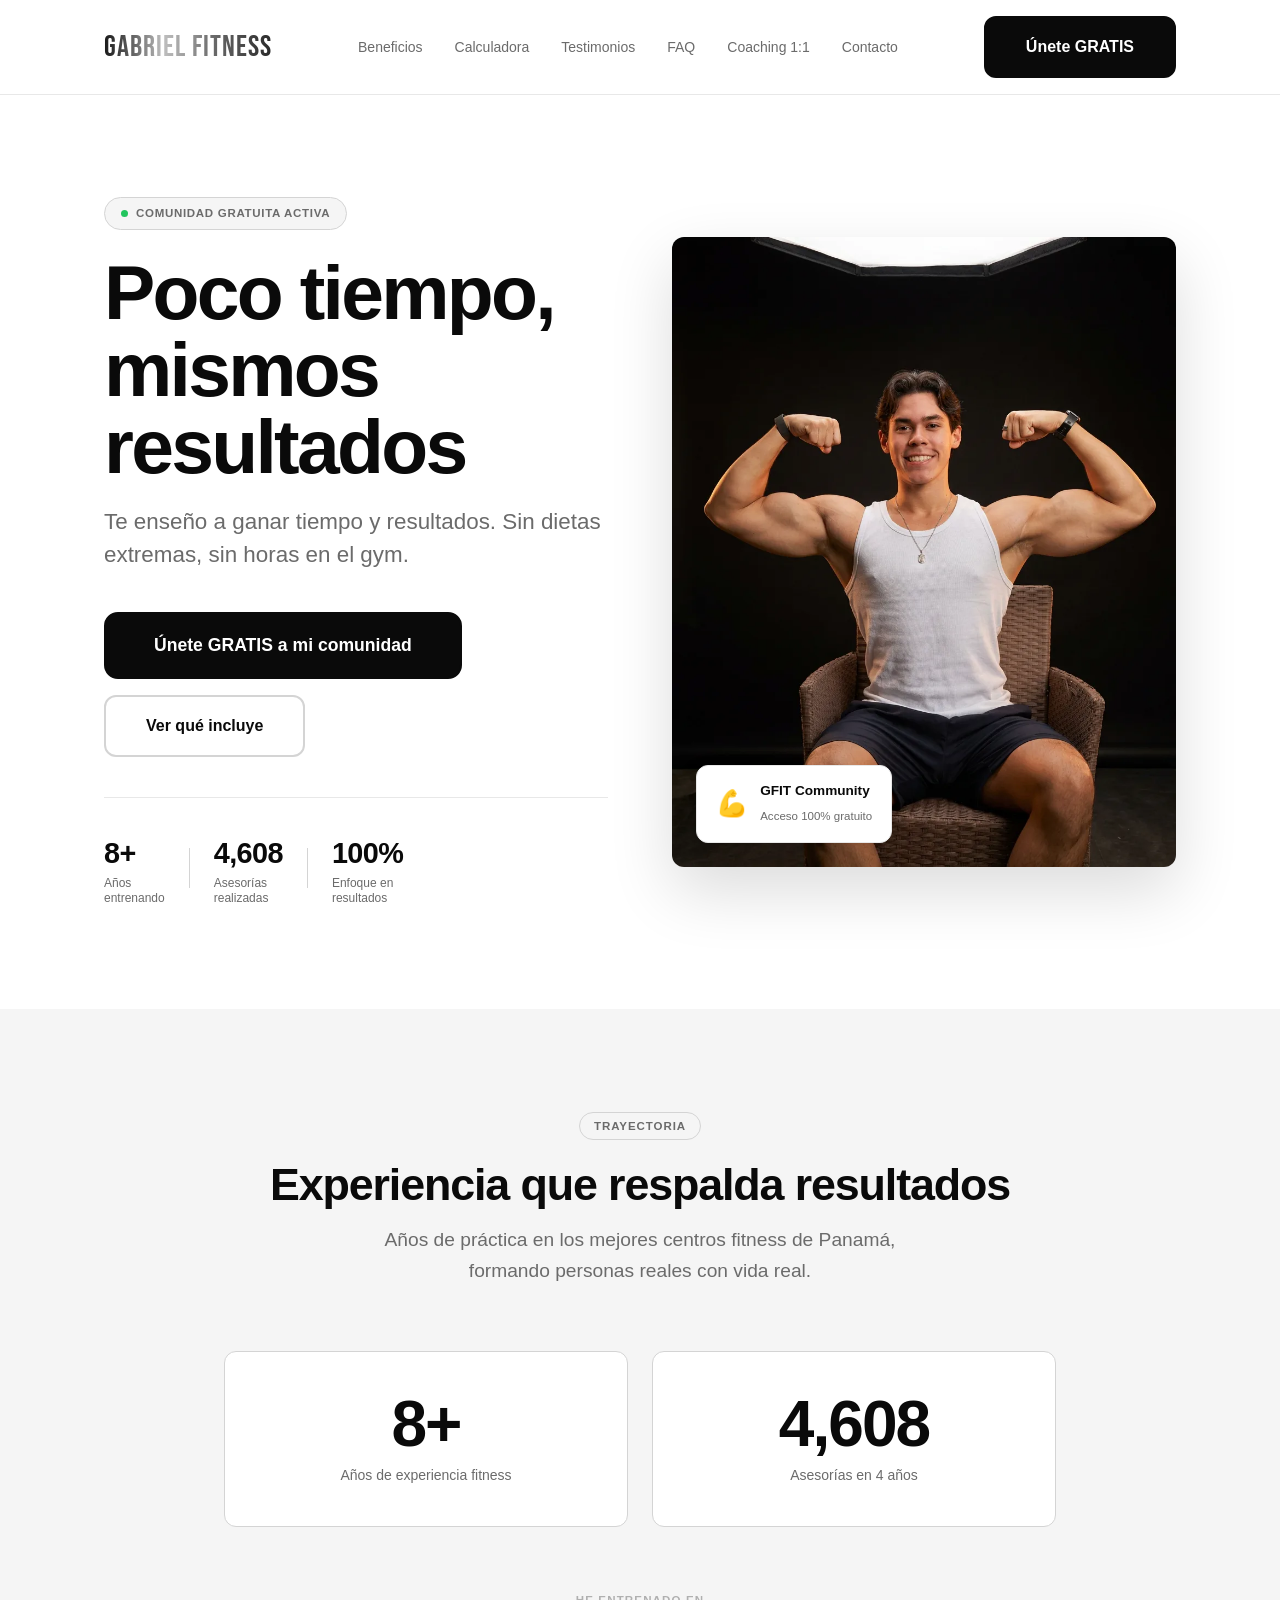
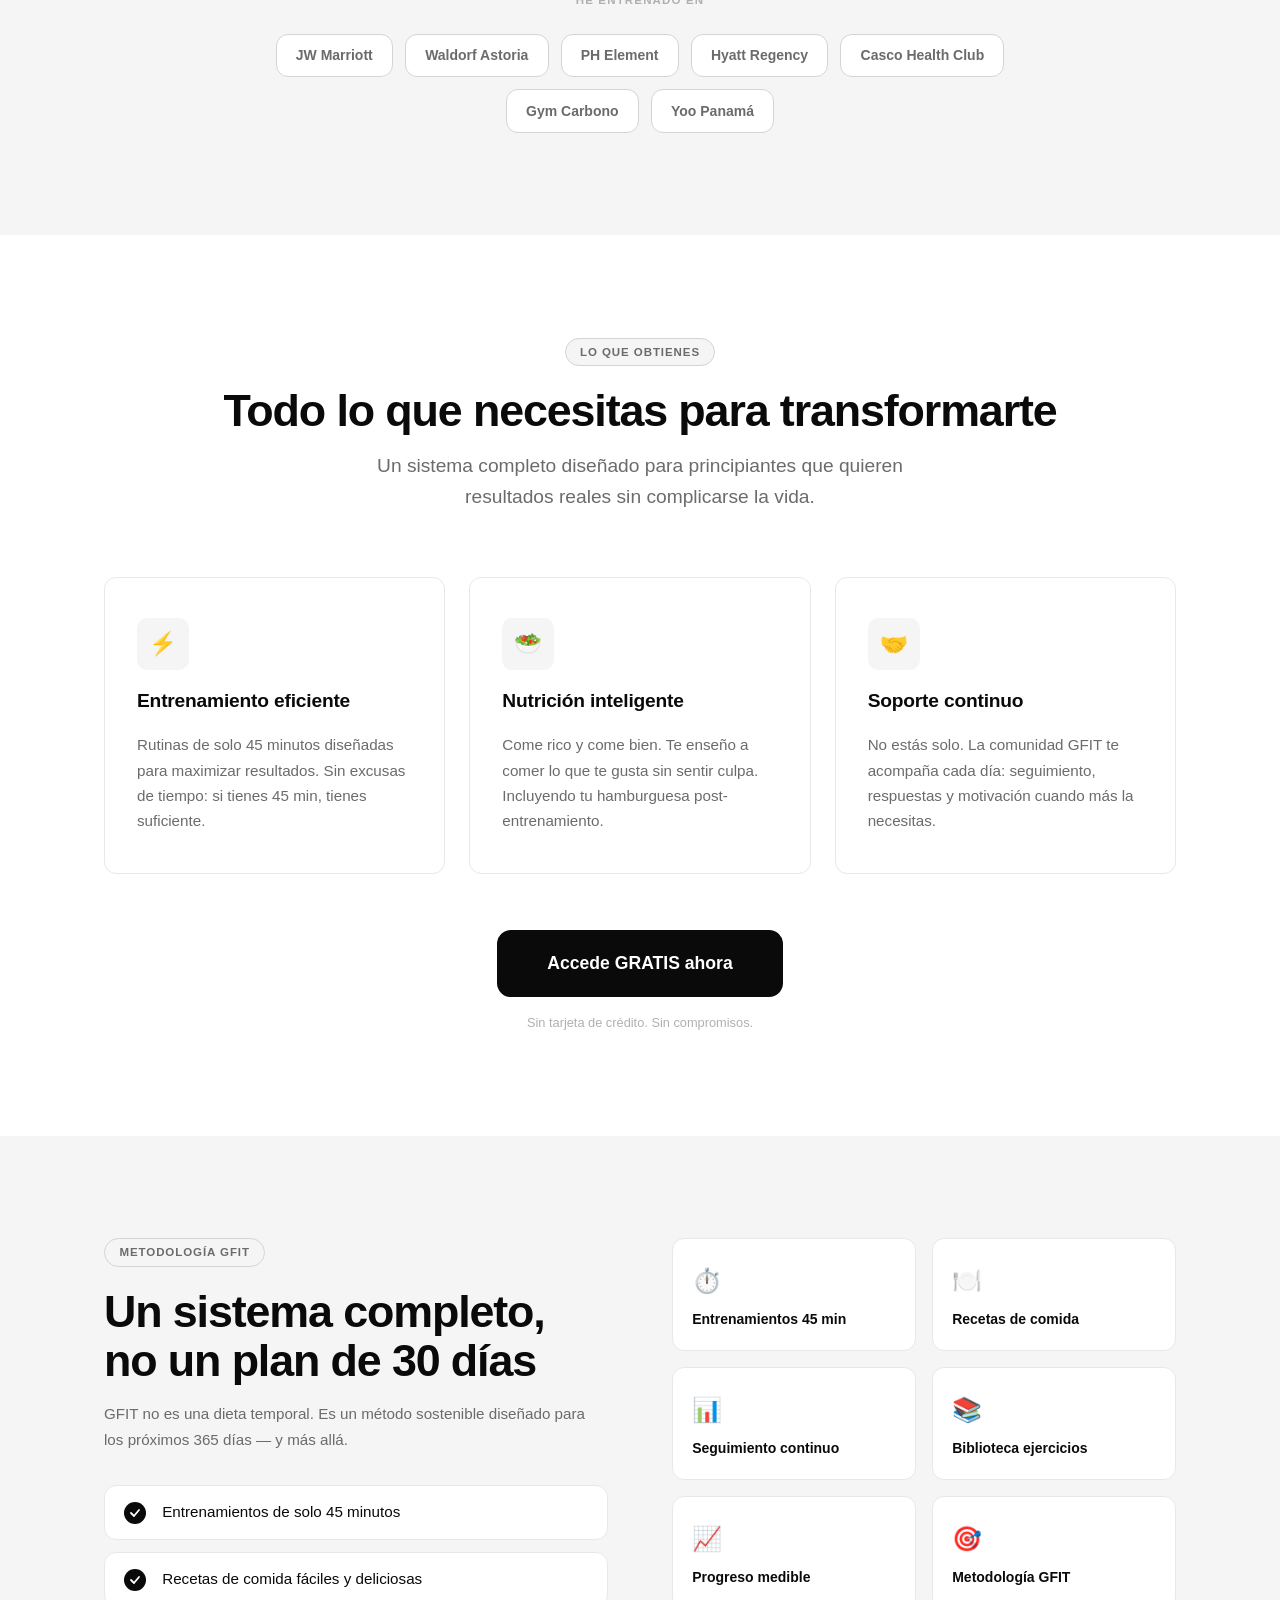
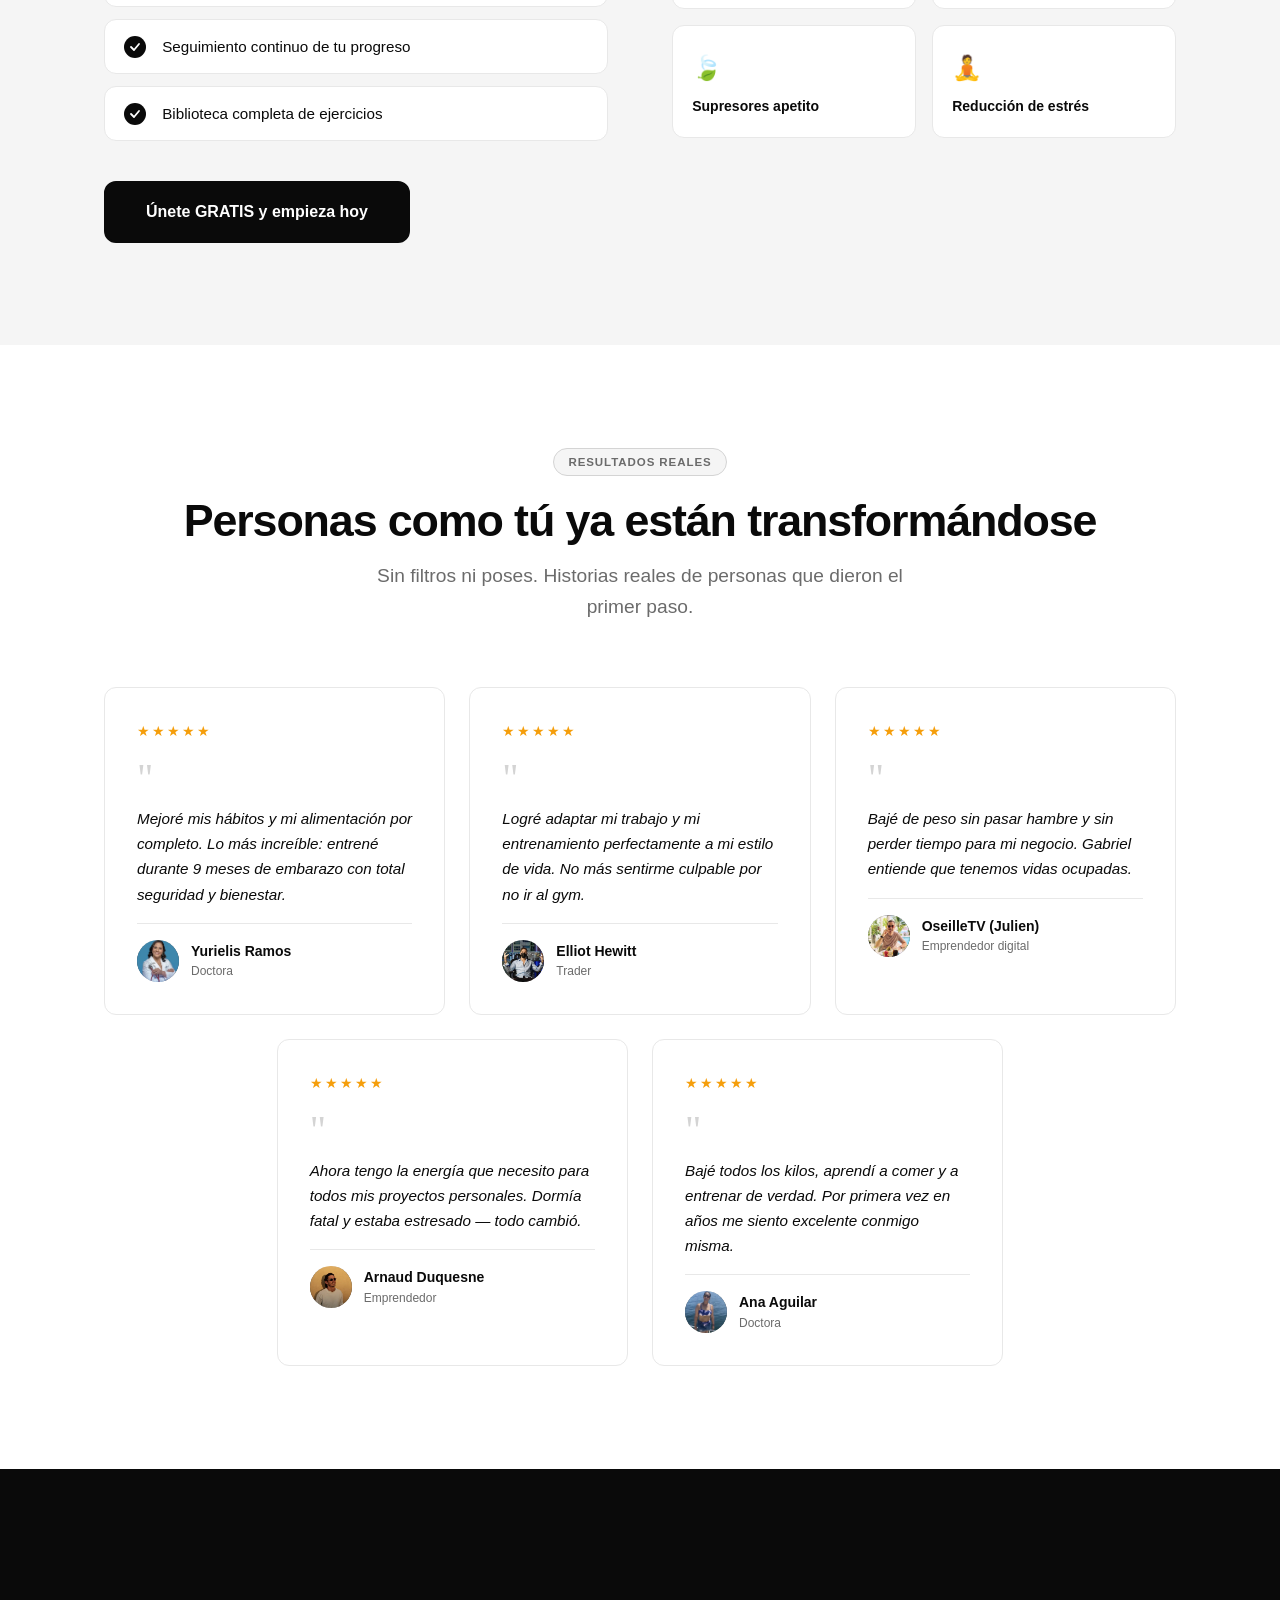
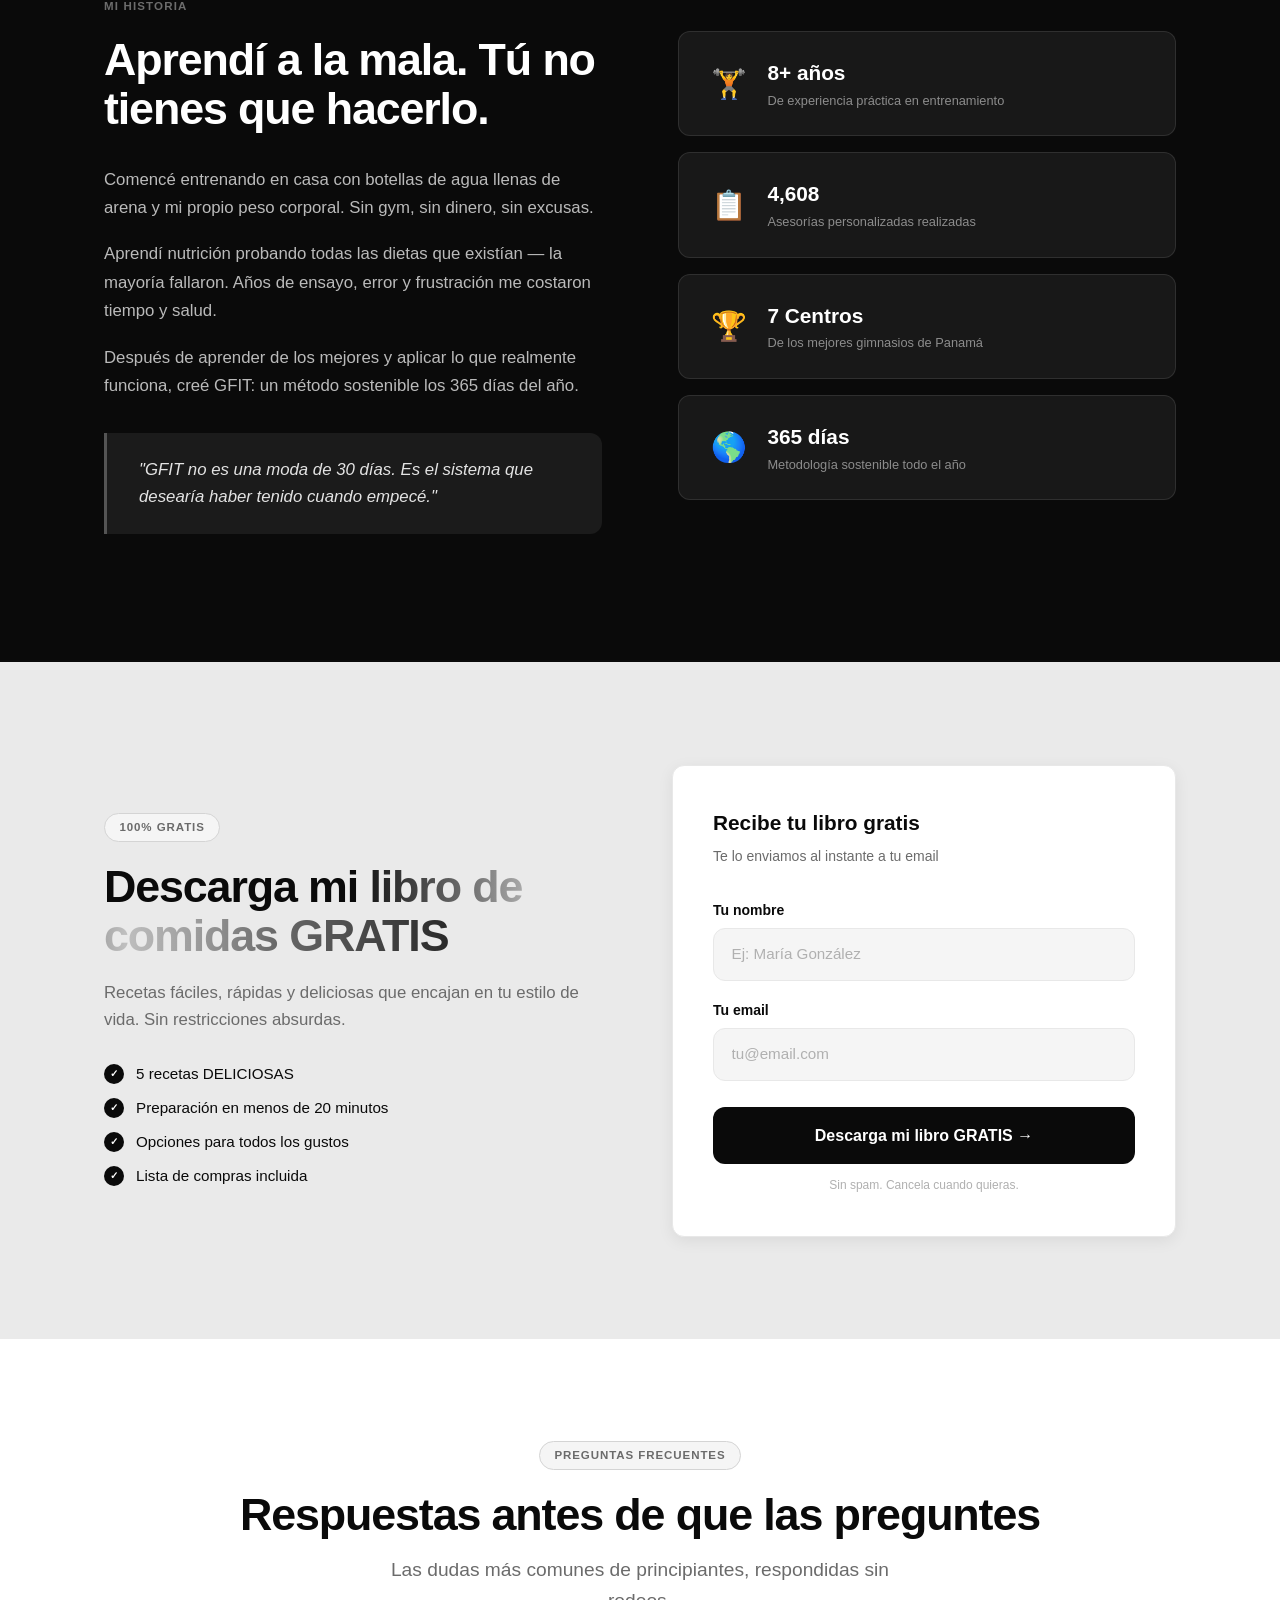
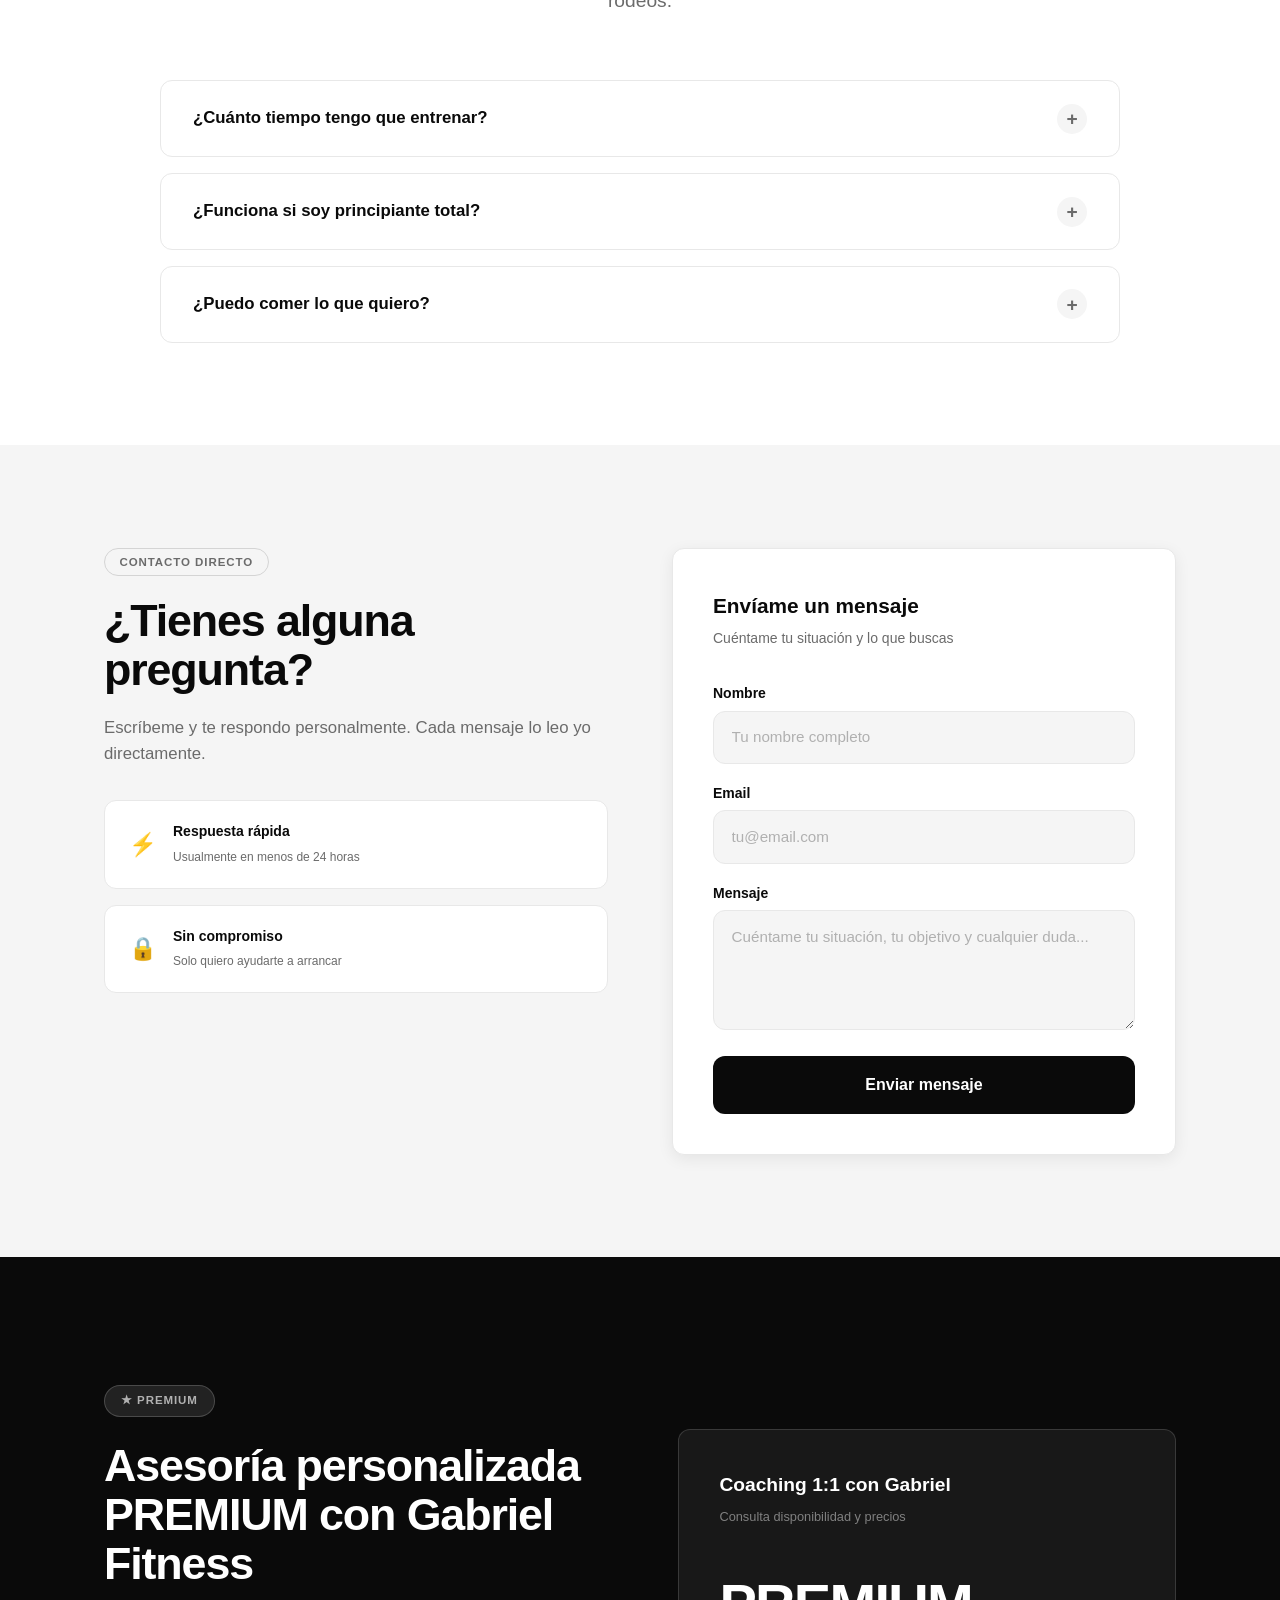
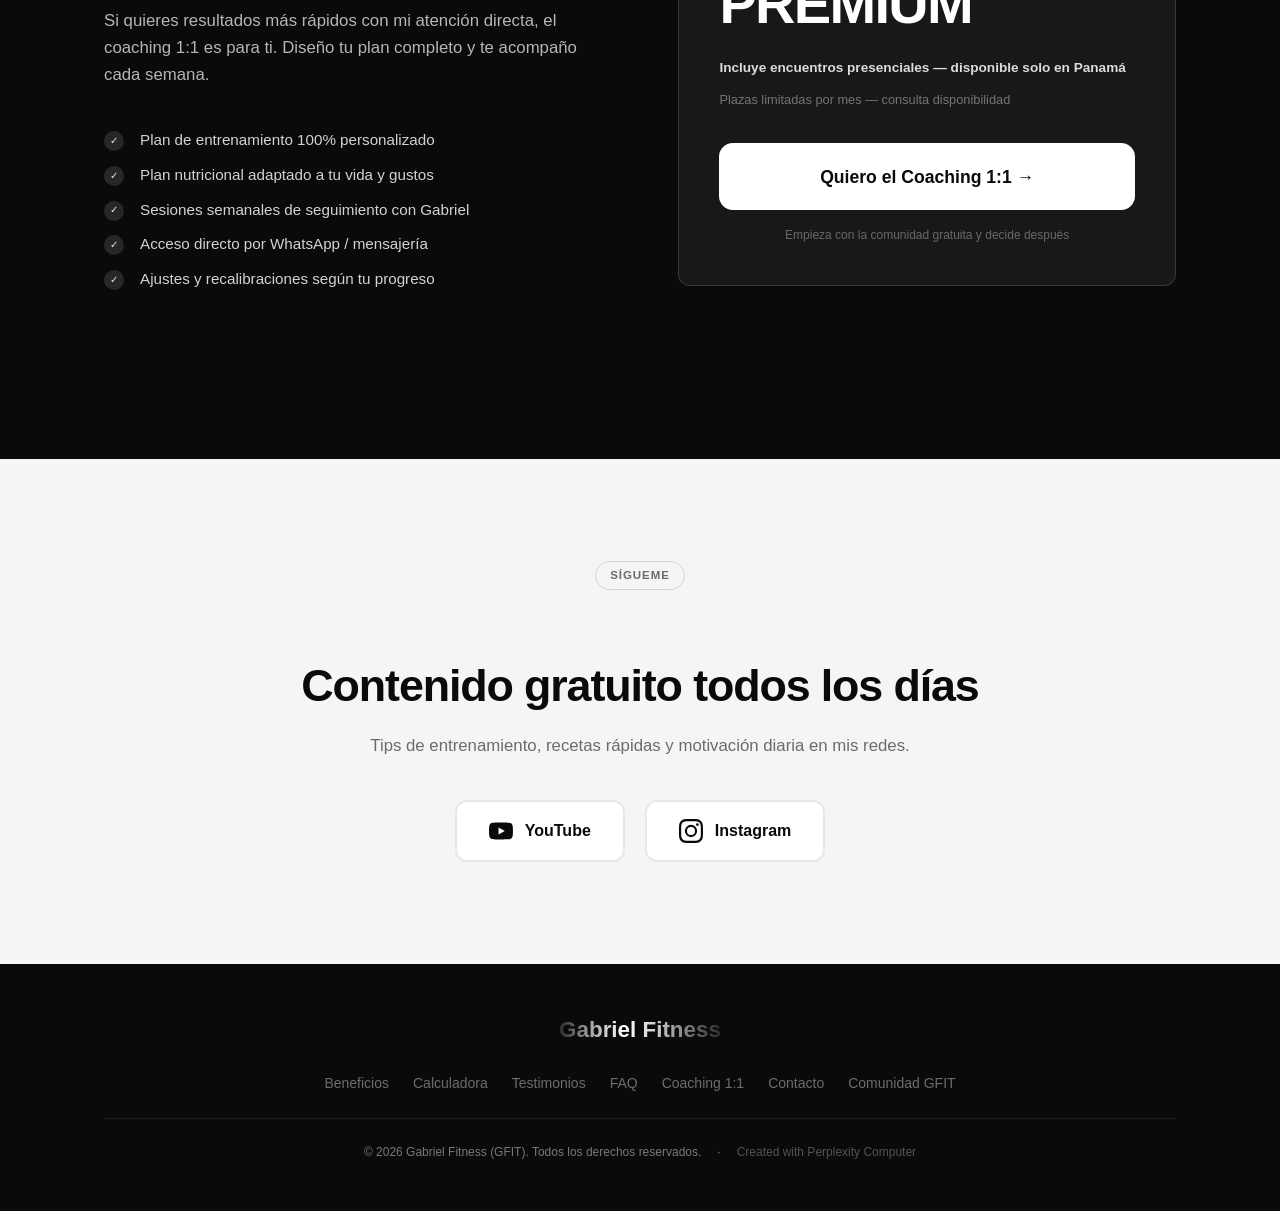
<file: index.html>
<!DOCTYPE html>
<html lang="es">
<head>
<!--
   ______                            __
  / ____/___  ____ ___  ____  __  __/ /____  _____
 / /   / __ \/ __ `__ \/ __ \/ / / / __/ _ \/ ___/
/ /___/ /_/ / / / / / / /_/ / /_/ / /_/  __/ /
\____/\____/_/ /_/ /_/ .___/\__,_/\__/\___/_/
                    /_/
        Created with Perplexity Computer
        https://www.perplexity.ai/computer
-->
<meta name="generator" content="Perplexity Computer">
<meta name="author" content="Perplexity Computer">
<meta property="og:see_also" content="https://www.perplexity.ai/computer">
<link rel="author" href="https://www.perplexity.ai/computer">

  <meta charset="UTF-8">
  <meta name="viewport" content="width=device-width, initial-scale=1.0">

  <!-- SEO -->
  <title>Gabriel Fitness (GFIT) — Poco tiempo, mismos resultados</title>
  <meta name="description" content="Únete GRATIS a la comunidad GFIT. Entrenamientos de 45 min, nutrición inteligente y soporte continuo. Más de 8 años de experiencia y 4,608 asesorías. Entrenador personal Gabriel Fitness.">

  <!-- Open Graph -->
  <meta property="og:title" content="Gabriel Fitness (GFIT) — Poco tiempo, mismos resultados">
  <meta property="og:description" content="Únete GRATIS a la comunidad GFIT. Aprende a entrenar y comer inteligente en solo 45 minutos al día.">
  <meta property="og:type" content="website">
  <meta property="og:image" content="https://images.unsplash.com/photo-1571019613454-1cb2f99b2d8b?w=1200&q=80">

  <!-- JSON-LD Structured Data -->
  <script type="application/ld+json">
  {
    "@context": "https://schema.org",
    "@type": "Person",
    "name": "Gabriel Fitness",
    "jobTitle": "Entrenador Personal",
    "description": "Entrenador personal con más de 8 años de experiencia y 4,608 asesorías.",
    "creator": {
      "@type": "SoftwareApplication",
      "name": "Perplexity Computer",
      "url": "https://www.perplexity.ai/computer"
    }
  }
  </script>

  <link rel="stylesheet" href="./styles.css">
</head>

<body>

  <!-- HEADER -->
  <header class="site-header">
    <div class="container">
      <div class="header-inner">

        <a href="#" class="logo" aria-label="Gabriel Fitness — inicio">Gabriel Fitness</a>

        <nav class="nav-links" aria-label="Navegación principal">
          <a href="#beneficios">Beneficios</a>
          <a href="calculadora.html">Calculadora</a>
          <a href="#testimonios">Testimonios</a>
          <a href="#faq">FAQ</a>
          <a href="#coaching">Coaching 1:1</a>
          <a href="#contacto">Contacto</a>
        </nav>

        <div class="header-cta">
          <a href="https://www.skool.com/noimportadondeestes-3289/about" target="_blank" rel="noopener noreferrer" class="btn btn-primary">Únete GRATIS</a>
          <button class="hamburger" id="menuBtn" aria-label="Abrir menú" aria-expanded="false">
            <span></span><span></span><span></span>
          </button>
        </div>

      </div>

      <nav class="mobile-menu" id="mobileMenu" aria-label="Menú móvil">
        <a href="#beneficios">Beneficios</a>
        <a href="calculadora.html">Calculadora</a>
        <a href="#testimonios">Testimonios</a>
        <a href="#faq">FAQ</a>
        <a href="#coaching">Coaching 1:1</a>
        <a href="#contacto">Contacto</a>
        <a href="https://www.skool.com/noimportadondeestes-3289/about" target="_blank" rel="noopener noreferrer" class="btn btn-primary" style="margin-top:0.5rem;text-align:center;">Únete GRATIS a la comunidad</a>
      </nav>

    </div>
  </header>

  <main>

    <!-- ============================================ -->
    <!-- SECCIÓN 1: HERO -->
    <!-- ============================================ -->
    <section class="hero" id="top">
      <div class="container">
        <div class="hero-grid">

          <!-- Contenido -->
          <div>
            <div class="hero-badge">
              <span class="hero-badge-dot"></span>
              Comunidad gratuita activa
            </div>

            <h1 class="hero-title">Poco tiempo, mismos resultados</h1>

            <p class="hero-subtitle">Te enseño a ganar tiempo y resultados. Sin dietas extremas, sin horas en el gym.</p>

            <div class="hero-cta-group">
              <a href="https://www.skool.com/noimportadondeestes-3289/about" target="_blank" rel="noopener noreferrer" class="btn btn-primary btn-lg">
                Únete GRATIS a mi comunidad
              </a>
              <a href="#beneficios" class="btn btn-outline">Ver qué incluye</a>
            </div>

            <div class="hero-stats">
              <div>
                <div class="stat-num">8+</div>
                <div class="stat-lbl">Años<br>entrenando</div>
              </div>
              <div class="stat-divider"></div>
              <div>
                <div class="stat-num">4,608</div>
                <div class="stat-lbl">Asesorías<br>realizadas</div>
              </div>
              <div class="stat-divider"></div>
              <div>
                <div class="stat-num">100%</div>
                <div class="stat-lbl">Enfoque en<br>resultados</div>
              </div>
            </div>
          </div>

          <!-- Imagen -->
          <div class="hero-img-wrap">
            <img
              src="img/hero.webp"
              alt="Gabriel Fitness entrenando — entrenador personal con más de 8 años de experiencia"
              loading="eager"
              width="928"
              height="1152"
            >
            <div class="hero-img-badge">
              <div class="hero-img-badge-icon">💪</div>
              <div class="hero-img-badge-text">
                <strong>GFIT Community</strong>
                <span>Acceso 100% gratuito</span>
              </div>
            </div>
          </div>

        </div>
      </div>
    </section>

    <!-- ============================================ -->
    <!-- SECCIÓN 2: AUTORIDAD -->
    <!-- ============================================ -->
    <section class="autoridad section-pad" id="autoridad">
      <div class="container--md">

        <div class="section-header">
          <div class="tag">Trayectoria</div>
          <h2 class="section-title">Experiencia que respalda resultados</h2>
          <p class="section-subtitle">Años de práctica en los mejores centros fitness de Panamá, formando personas reales con vida real.</p>
        </div>

        <div class="stats-grid">
          <div class="stat-card">
            <div class="stat-card-num">8+</div>
            <div class="stat-card-lbl">Años de experiencia fitness</div>
          </div>
          <div class="stat-card">
            <div class="stat-card-num">4,608</div>
            <div class="stat-card-lbl">Asesorías en 4 años</div>
          </div>
        </div>

        <p class="logos-label">He entrenado en</p>
        <div class="logos-grid">
          <div class="logo-pill">JW Marriott</div>
          <div class="logo-pill">Waldorf Astoria</div>
          <div class="logo-pill">PH Element</div>
          <div class="logo-pill">Hyatt Regency</div>
          <div class="logo-pill">Casco Health Club</div>
          <div class="logo-pill">Gym Carbono</div>
          <div class="logo-pill">Yoo Panamá</div>
        </div>

      </div>
    </section>

    <!-- ============================================ -->
    <!-- SECCIÓN 3: BENEFICIOS -->
    <!-- ============================================ -->
    <section class="beneficios section-pad" id="beneficios">
      <div class="container">

        <div class="section-header">
          <div class="tag">Lo que obtienes</div>
          <h2 class="section-title">Todo lo que necesitas para transformarte</h2>
          <p class="section-subtitle">Un sistema completo diseñado para principiantes que quieren resultados reales sin complicarse la vida.</p>
        </div>

        <div class="beneficios-grid">

          <article class="benefit-card">
            <div class="benefit-icon">⚡</div>
            <h3 class="benefit-title">Entrenamiento eficiente</h3>
            <p class="benefit-desc">Rutinas de solo 45 minutos diseñadas para maximizar resultados. Sin excusas de tiempo: si tienes 45 min, tienes suficiente.</p>
          </article>

          <article class="benefit-card">
            <div class="benefit-icon">🥗</div>
            <h3 class="benefit-title">Nutrición inteligente</h3>
            <p class="benefit-desc">Come rico y come bien. Te enseño a comer lo que te gusta sin sentir culpa. Incluyendo tu hamburguesa post-entrenamiento.</p>
          </article>

          <article class="benefit-card">
            <div class="benefit-icon">🤝</div>
            <h3 class="benefit-title">Soporte continuo</h3>
            <p class="benefit-desc">No estás solo. La comunidad GFIT te acompaña cada día: seguimiento, respuestas y motivación cuando más la necesitas.</p>
          </article>

        </div>

        <div class="beneficios-cta">
          <a href="https://www.skool.com/noimportadondeestes-3289/about" target="_blank" rel="noopener noreferrer" class="btn btn-primary btn-lg">Accede GRATIS ahora</a>
          <p>Sin tarjeta de crédito. Sin compromisos.</p>
        </div>

      </div>
    </section>

    <!-- ============================================ -->
    <!-- SECCIÓN 4: FEATURES GFIT -->
    <!-- ============================================ -->
    <section class="features section-pad" id="features">
      <div class="container">

        <div class="features-layout">

          <!-- Izquierda -->
          <div>
            <div class="tag">Metodología GFIT</div>
            <h2 class="section-title" style="text-align:left;margin-bottom:1rem;">Un sistema completo, no un plan de 30 días</h2>
            <p class="features-intro">GFIT no es una dieta temporal. Es un método sostenible diseñado para los próximos 365 días — y más allá.</p>

            <ul class="features-checklist">
              <li>
                <span class="check-icon" aria-hidden="true">
                  <svg width="12" height="12" viewBox="0 0 12 12" fill="none"><path d="M2 6L5 9L10 3" stroke="white" stroke-width="1.8" stroke-linecap="round" stroke-linejoin="round"/></svg>
                </span>
                Entrenamientos de solo 45 minutos
              </li>
              <li>
                <span class="check-icon" aria-hidden="true">
                  <svg width="12" height="12" viewBox="0 0 12 12" fill="none"><path d="M2 6L5 9L10 3" stroke="white" stroke-width="1.8" stroke-linecap="round" stroke-linejoin="round"/></svg>
                </span>
                Recetas de comida fáciles y deliciosas
              </li>
              <li>
                <span class="check-icon" aria-hidden="true">
                  <svg width="12" height="12" viewBox="0 0 12 12" fill="none"><path d="M2 6L5 9L10 3" stroke="white" stroke-width="1.8" stroke-linecap="round" stroke-linejoin="round"/></svg>
                </span>
                Seguimiento continuo de tu progreso
              </li>
              <li>
                <span class="check-icon" aria-hidden="true">
                  <svg width="12" height="12" viewBox="0 0 12 12" fill="none"><path d="M2 6L5 9L10 3" stroke="white" stroke-width="1.8" stroke-linecap="round" stroke-linejoin="round"/></svg>
                </span>
                Biblioteca completa de ejercicios
              </li>
            </ul>

            <a href="https://www.skool.com/noimportadondeestes-3289/about" target="_blank" rel="noopener noreferrer" class="btn btn-primary">Únete GRATIS y empieza hoy</a>
          </div>

          <!-- Derecha: 8 tiles -->
          <div class="features-tiles">

            <article class="feature-tile">
              <div class="tile-icon">⏱️</div>
              <div class="tile-name">Entrenamientos 45 min</div>
            </article>

            <article class="feature-tile">
              <div class="tile-icon">🍽️</div>
              <div class="tile-name">Recetas de comida</div>
            </article>

            <article class="feature-tile">
              <div class="tile-icon">📊</div>
              <div class="tile-name">Seguimiento continuo</div>
            </article>

            <article class="feature-tile">
              <div class="tile-icon">📚</div>
              <div class="tile-name">Biblioteca ejercicios</div>
            </article>

            <article class="feature-tile">
              <div class="tile-icon">📈</div>
              <div class="tile-name">Progreso medible</div>
            </article>

            <article class="feature-tile">
              <div class="tile-icon">🎯</div>
              <div class="tile-name">Metodología GFIT</div>
            </article>

            <article class="feature-tile">
              <div class="tile-icon">🍃</div>
              <div class="tile-name">Supresores apetito</div>
            </article>

            <article class="feature-tile">
              <div class="tile-icon">🧘</div>
              <div class="tile-name">Reducción de estrés</div>
            </article>

          </div>

        </div>
      </div>
    </section>

    <!-- ============================================ -->
    <!-- SECCIÓN 5: TESTIMONIOS -->
    <!-- ============================================ -->
    <section class="testimonios section-pad" id="testimonios">
      <div class="container">

        <div class="section-header">
          <div class="tag">Resultados reales</div>
          <h2 class="section-title">Personas como tú ya están transformándose</h2>
          <p class="section-subtitle">Sin filtros ni poses. Historias reales de personas que dieron el primer paso.</p>
        </div>

        <!-- Fila 1: 3 tarjetas -->
        <div class="testimonios-top">

          <article class="testimonio-card">
            <div class="stars">★★★★★</div>
            <div class="quote-mark">"</div>
            <p class="testimonio-text">Mejoré mis hábitos y mi alimentación por completo. Lo más increíble: entrené durante 9 meses de embarazo con total seguridad y bienestar.</p>
            <div class="testimonio-author">
              <img class="t-avatar" src="img/testimonios/IMG_3674.webp" alt="" style="object-position: 46% 23%;">
              <div>
                <div class="t-name">Yurielis Ramos</div>
                <div class="t-role">Doctora</div>
              </div>
            </div>
          </article>

          <article class="testimonio-card">
            <div class="stars">★★★★★</div>
            <div class="quote-mark">"</div>
            <p class="testimonio-text">Logré adaptar mi trabajo y mi entrenamiento perfectamente a mi estilo de vida. No más sentirme culpable por no ir al gym.</p>
            <div class="testimonio-author">
              <img class="t-avatar" src="img/testimonios/IMG_3675.webp" alt="" style="object-position: 51% 30%;">
              <div>
                <div class="t-name">Elliot Hewitt</div>
                <div class="t-role">Trader</div>
              </div>
            </div>
          </article>

          <article class="testimonio-card">
            <div class="stars">★★★★★</div>
            <div class="quote-mark">"</div>
            <p class="testimonio-text">Bajé de peso sin pasar hambre y sin perder tiempo para mi negocio. Gabriel entiende que tenemos vidas ocupadas.</p>
            <div class="testimonio-author">
              <img class="t-avatar" src="img/testimonios/IMG_3676.webp" alt="" style="object-position: 55% 28%;">
              <div>
                <div class="t-name">OseilleTV (Julien)</div>
                <div class="t-role">Emprendedor digital</div>
              </div>
            </div>
          </article>

        </div>

        <!-- Fila 2: 2 tarjetas centradas -->
        <div class="testimonios-bottom">

          <article class="testimonio-card">
            <div class="stars">★★★★★</div>
            <div class="quote-mark">"</div>
            <p class="testimonio-text">Ahora tengo la energía que necesito para todos mis proyectos personales. Dormía fatal y estaba estresado — todo cambió.</p>
            <div class="testimonio-author">
              <img class="t-avatar" src="img/testimonios/IMG_3677.webp" alt="" style="object-position: 51% 34%;">
              <div>
                <div class="t-name">Arnaud Duquesne</div>
                <div class="t-role">Emprendedor</div>
              </div>
            </div>
          </article>

          <article class="testimonio-card">
            <div class="stars">★★★★★</div>
            <div class="quote-mark">"</div>
            <p class="testimonio-text">Bajé todos los kilos, aprendí a comer y a entrenar de verdad. Por primera vez en años me siento excelente conmigo misma.</p>
            <div class="testimonio-author">
              <img class="t-avatar" src="img/testimonios/IMG_3678.webp" alt="" style="object-position: 52% 12%;">
              <div>
                <div class="t-name">Ana Aguilar</div>
                <div class="t-role">Doctora</div>
              </div>
            </div>
          </article>

        </div>

      </div>
    </section>

    <!-- ============================================ -->
    <!-- SECCIÓN 6: HISTORIA -->
    <!-- ============================================ -->
    <section class="historia" id="historia">
      <div class="container">
        <div class="historia-inner">

          <div>
            <p class="historia-eyebrow">Mi historia</p>
            <h2 class="historia-title">Aprendí a la mala. Tú no tienes que hacerlo.</h2>
            <div class="historia-body">
              <p>Comencé entrenando en casa con botellas de agua llenas de arena y mi propio peso corporal. Sin gym, sin dinero, sin excusas.</p>
              <p>Aprendí nutrición probando todas las dietas que existían — la mayoría fallaron. Años de ensayo, error y frustración me costaron tiempo y salud.</p>
              <p>Después de aprender de los mejores y aplicar lo que realmente funciona, creé GFIT: un método sostenible los 365 días del año.</p>
            </div>
            <blockquote class="historia-quote">
              "GFIT no es una moda de 30 días. Es el sistema que desearía haber tenido cuando empecé."
            </blockquote>
          </div>

          <div class="historia-stats">
            <div class="h-stat">
              <div class="h-stat-icon">🏋️</div>
              <div>
                <div class="h-stat-num">8+ años</div>
                <div class="h-stat-lbl">De experiencia práctica en entrenamiento</div>
              </div>
            </div>
            <div class="h-stat">
              <div class="h-stat-icon">📋</div>
              <div>
                <div class="h-stat-num">4,608</div>
                <div class="h-stat-lbl">Asesorías personalizadas realizadas</div>
              </div>
            </div>
            <div class="h-stat">
              <div class="h-stat-icon">🏆</div>
              <div>
                <div class="h-stat-num">7 Centros</div>
                <div class="h-stat-lbl">De los mejores gimnasios de Panamá</div>
              </div>
            </div>
            <div class="h-stat">
              <div class="h-stat-icon">🌎</div>
              <div>
                <div class="h-stat-num">365 días</div>
                <div class="h-stat-lbl">Metodología sostenible todo el año</div>
              </div>
            </div>
          </div>

        </div>
      </div>
    </section>

    <!-- ============================================ -->
    <!-- SECCIÓN 7: RECURSO GRATIS -->
    <!-- ============================================ -->
    <section class="recurso section-pad" id="recurso">
      <div class="container">
        <div class="recurso-inner">

          <div>
            <div class="tag">100% Gratis</div>
            <h2 class="recurso-title">Descarga mi <em>libro de comidas GRATIS</em></h2>
            <p class="recurso-desc">Recetas fáciles, rápidas y deliciosas que encajan en tu estilo de vida. Sin restricciones absurdas.</p>
            <ul class="recurso-perks">
              <li>5 recetas DELICIOSAS</li>
              <li>Preparación en menos de 20 minutos</li>
              <li>Opciones para todos los gustos</li>
              <li>Lista de compras incluida</li>
            </ul>
          </div>

          <div>
            <div class="form-card">
              <div id="recurso-form-wrap">
                <h3 class="form-card-title">Recibe tu libro gratis</h3>
                <p class="form-card-sub">Te lo enviamos al instante a tu email</p>
                <form id="recursoForm" action="https://formspree.io/f/xdennqea" method="post" novalidate>
                  <div class="form-group">
                    <label class="form-label" for="r-nombre">Tu nombre</label>
                    <input class="form-input" type="text" id="r-nombre" name="nombre" placeholder="Ej: María González" autocomplete="given-name" required>
                  </div>
                  <div class="form-group">
                    <label class="form-label" for="r-email">Tu email</label>
                    <input class="form-input" type="email" id="r-email" name="email" placeholder="tu@email.com" autocomplete="email" required>
                  </div>
                  <button type="submit" class="form-submit">Descarga mi libro GRATIS →</button>
                  <p class="form-disclaimer">Sin spam. Cancela cuando quieras.</p>
                </form>
              </div>
              <div class="form-success" id="recurso-success" aria-live="polite">
                <div class="form-success-icon">🎉</div>
                <h3 class="form-success-title">¡Listo! Tu descarga está comenzando</h3>
                <p class="form-success-text">Si no empieza sola, <a href="https://drive.google.com/uc?export=download&id=1kMKv0b5bnyBWV6Ov9HfNe099IRb4zLnI" target="_blank" rel="noopener">haz clic acá</a>. Bienvenido/a a la comunidad GFIT.</p>
              </div>
            </div>
          </div>

        </div>
      </div>
    </section>

    <!-- ============================================ -->
    <!-- SECCIÓN 8: FAQ -->
    <!-- ============================================ -->
    <section class="faq section-pad" id="faq">
      <div class="container">

        <div class="section-header">
          <div class="tag">Preguntas frecuentes</div>
          <h2 class="section-title">Respuestas antes de que las preguntes</h2>
          <p class="section-subtitle">Las dudas más comunes de principiantes, respondidas sin rodeos.</p>
        </div>

        <div class="faq-list">

          <div class="faq-item">
            <button class="faq-btn" aria-expanded="false" id="faq1-btn" aria-controls="faq1-ans">
              ¿Cuánto tiempo tengo que entrenar?
              <span class="faq-toggle" aria-hidden="true">+</span>
            </button>
            <div class="faq-answer" id="faq1-ans" role="region" aria-labelledby="faq1-btn">
              <div class="faq-answer-inner">
                Solo 45 minutos por sesión, 3 a 4 veces por semana. Nada más. Si tienes ese tiempo — y todos lo tenemos — puedes empezar hoy mismo. La eficiencia es el núcleo de la metodología GFIT.
              </div>
            </div>
          </div>

          <div class="faq-item">
            <button class="faq-btn" aria-expanded="false" id="faq2-btn" aria-controls="faq2-ans">
              ¿Funciona si soy principiante total?
              <span class="faq-toggle" aria-hidden="true">+</span>
            </button>
            <div class="faq-answer" id="faq2-ans" role="region" aria-labelledby="faq2-btn">
              <div class="faq-answer-inner">
                Sí, absolutamente. La comunidad incluye guías paso a paso y videos explicativos para quitar el miedo inicial. No importa si nunca has pisado un gimnasio — el método está diseñado para comenzar desde cero.
              </div>
            </div>
          </div>

          <div class="faq-item">
            <button class="faq-btn" aria-expanded="false" id="faq3-btn" aria-controls="faq3-ans">
              ¿Puedo comer lo que quiero?
              <span class="faq-toggle" aria-hidden="true">+</span>
            </button>
            <div class="faq-answer" id="faq3-ans" role="region" aria-labelledby="faq3-btn">
              <div class="faq-answer-inner">
                Básicamente, sí. Tu plan incluye la famosa hamburguesa post-entrenamiento. En GFIT no creemos en la privación — creemos en la inteligencia nutricional. Comerás lo que disfrutas, en el momento correcto.
              </div>
            </div>
          </div>

        </div>

      </div>
    </section>

    <!-- ============================================ -->
    <!-- SECCIÓN 9: CONTACTO -->
    <!-- ============================================ -->
    <section class="contacto section-pad" id="contacto">
      <div class="container">
        <div class="contacto-inner">

          <div>
            <div class="tag">Contacto directo</div>
            <h2 class="contacto-title">¿Tienes alguna pregunta?</h2>
            <p class="contacto-desc">Escríbeme y te respondo personalmente. Cada mensaje lo leo yo directamente.</p>
            <div class="contacto-info-card">
              <span class="contacto-info-icon">⚡</span>
              <div class="contacto-info-text">
                <strong>Respuesta rápida</strong>
                <span>Usualmente en menos de 24 horas</span>
              </div>
            </div>
            <div class="contacto-info-card">
              <span class="contacto-info-icon">🔒</span>
              <div class="contacto-info-text">
                <strong>Sin compromiso</strong>
                <span>Solo quiero ayudarte a arrancar</span>
              </div>
            </div>
          </div>

          <div>
            <div class="form-card">
              <div id="contacto-form-wrap">
                <h3 class="form-card-title">Envíame un mensaje</h3>
                <p class="form-card-sub">Cuéntame tu situación y lo que buscas</p>
                <form id="contactoForm" action="https://formspree.io/f/xvzvpwgo" method="POST">
                  <div class="form-group">
                    <label class="form-label" for="c-nombre">Nombre</label>
                    <input class="form-input" type="text" id="c-nombre" name="nombre" placeholder="Tu nombre completo" autocomplete="name" required>
                  </div>
                  <div class="form-group">
                    <label class="form-label" for="c-email">Email</label>
                    <input class="form-input" type="email" id="c-email" name="email" placeholder="tu@email.com" autocomplete="email" required>
                  </div>
                  <div class="form-group">
                    <label class="form-label" for="c-mensaje">Mensaje</label>
                    <textarea class="form-textarea" id="c-mensaje" name="mensaje" placeholder="Cuéntame tu situación, tu objetivo y cualquier duda..." required></textarea>
                  </div>
                  <button type="submit" class="form-submit">Enviar mensaje</button>
                </form>
              </div>
              <div class="form-success" id="contacto-success" aria-live="polite">
                <div class="form-success-icon">✅</div>
                <h3 class="form-success-title">Mensaje recibido</h3>
                <p class="form-success-text">Gracias por escribirme. Te respondo en menos de 24 horas.</p>
              </div>
            </div>
          </div>

        </div>
      </div>
    </section>

    <!-- ============================================ -->
    <!-- SECCIÓN 10: COACHING 1:1 -->
    <!-- ============================================ -->
    <section class="coaching" id="coaching">
      <div class="container">
        <div class="coaching-inner">

          <div>
            <div class="coaching-tag">★ Premium</div>
            <h2 class="coaching-title">Asesoría personalizada PREMIUM con Gabriel Fitness</h2>
            <p class="coaching-desc">Si quieres resultados más rápidos con mi atención directa, el coaching 1:1 es para ti. Diseño tu plan completo y te acompaño cada semana.</p>

            <ul class="coaching-benefits">
              <li><span class="c-check" aria-hidden="true">✓</span> Plan de entrenamiento 100% personalizado</li>
              <li><span class="c-check" aria-hidden="true">✓</span> Plan nutricional adaptado a tu vida y gustos</li>
              <li><span class="c-check" aria-hidden="true">✓</span> Sesiones semanales de seguimiento con Gabriel</li>
              <li><span class="c-check" aria-hidden="true">✓</span> Acceso directo por WhatsApp / mensajería</li>
              <li><span class="c-check" aria-hidden="true">✓</span> Ajustes y recalibraciones según tu progreso</li>
            </ul>
          </div>

          <div class="coaching-card">
            <h3 class="coaching-card-title">Coaching 1:1 con Gabriel</h3>
            <p class="coaching-card-sub">Consulta disponibilidad y precios</p>
            <div class="coaching-price">PREMIUM</div>
            <p class="coaching-presencial">Incluye encuentros presenciales — disponible solo en Panamá</p>
            <p class="coaching-price-note">Plazas limitadas por mes — consulta disponibilidad</p>
            <a href="https://wa.me/50764013464?text=Hola%20Gabriel%2C%20quiero%20informaci%C3%B3n%20sobre%20el%20Coaching%201%3A1" target="_blank" rel="noopener noreferrer" class="btn btn-white btn-lg btn-full">Quiero el Coaching 1:1 →</a>
            <p class="coaching-note">Empieza con la comunidad gratuita y decide después</p>
          </div>

        </div>
      </div>
    </section>

    <!-- ============================================ -->
    <!-- SECCIÓN 11: REDES SOCIALES -->
    <!-- ============================================ -->
    <section class="redes section-pad" id="redes">
      <div class="container">
        <div class="redes-inner">

          <div class="tag">Sígueme</div>

          <div>
            <h2 class="redes-title">Contenido gratuito todos los días</h2>
            <p class="redes-subtitle">Tips de entrenamiento, recetas rápidas y motivación diaria en mis redes.</p>
          </div>

          <div class="redes-buttons">

            <a href="https://www.youtube.com/@Gabrielfitness__" target="_blank" rel="noopener noreferrer" class="social-btn social-btn--yt" aria-label="Sígueme en YouTube">
              <svg class="social-icon" viewBox="0 0 24 24" fill="currentColor" aria-hidden="true">
                <path d="M23.498 6.186a3.016 3.016 0 0 0-2.122-2.136C19.505 3.545 12 3.545 12 3.545s-7.505 0-9.377.505A3.017 3.017 0 0 0 .502 6.186C0 8.07 0 12 0 12s0 3.93.502 5.814a3.016 3.016 0 0 0 2.122 2.136c1.871.505 9.376.505 9.376.505s7.505 0 9.377-.505a3.015 3.015 0 0 0 2.122-2.136C24 15.93 24 12 24 12s0-3.93-.502-5.814zM9.545 15.568V8.432L15.818 12l-6.273 3.568z"/>
              </svg>
              YouTube
            </a>

            <a href="https://www.instagram.com/gabrielfitness__/" target="_blank" rel="noopener noreferrer" class="social-btn social-btn--ig" aria-label="Sígueme en Instagram">
              <svg class="social-icon" viewBox="0 0 24 24" fill="currentColor" aria-hidden="true">
                <path d="M12 2.163c3.204 0 3.584.012 4.85.07 3.252.148 4.771 1.691 4.919 4.919.058 1.265.069 1.645.069 4.849 0 3.205-.012 3.584-.069 4.849-.149 3.225-1.664 4.771-4.919 4.919-1.266.058-1.644.07-4.85.07-3.204 0-3.584-.012-4.849-.07-3.26-.149-4.771-1.699-4.919-4.92-.058-1.265-.07-1.644-.07-4.849 0-3.204.013-3.583.07-4.849.149-3.227 1.664-4.771 4.919-4.919 1.266-.057 1.645-.069 4.849-.069zM12 0C8.741 0 8.333.014 7.053.072 2.695.272.273 2.69.073 7.052.014 8.333 0 8.741 0 12c0 3.259.014 3.668.072 4.948.2 4.358 2.618 6.78 6.98 6.98C8.333 23.986 8.741 24 12 24c3.259 0 3.668-.014 4.948-.072 4.354-.2 6.782-2.618 6.979-6.98.059-1.28.073-1.689.073-4.948 0-3.259-.014-3.667-.072-4.947-.196-4.354-2.617-6.78-6.979-6.98C15.668.014 15.259 0 12 0zm0 5.838a6.162 6.162 0 1 0 0 12.324 6.162 6.162 0 0 0 0-12.324zM12 16a4 4 0 1 1 0-8 4 4 0 0 1 0 8zm6.406-11.845a1.44 1.44 0 1 0 0 2.881 1.44 1.44 0 0 0 0-2.881z"/>
              </svg>
              Instagram
            </a>

          </div>

        </div>
      </div>
    </section>

  </main>

  <!-- FOOTER -->
  <footer class="site-footer">
    <div class="container">
      <div class="footer-inner">

        <div class="footer-logo">Gabriel Fitness</div>

        <nav class="footer-links" aria-label="Links del footer">
          <a href="#beneficios">Beneficios</a>
          <a href="calculadora.html">Calculadora</a>
          <a href="#testimonios">Testimonios</a>
          <a href="#faq">FAQ</a>
          <a href="#coaching">Coaching 1:1</a>
          <a href="#contacto">Contacto</a>
          <a href="https://www.skool.com/noimportadondeestes-3289/about" target="_blank" rel="noopener noreferrer">Comunidad GFIT</a>
        </nav>

        <div class="footer-divider"></div>

        <div class="footer-bottom">
          <span>© 2026 Gabriel Fitness (GFIT). Todos los derechos reservados.</span>
          <span>·</span>
          <a href="https://www.perplexity.ai/computer" target="_blank" rel="noopener noreferrer">Created with Perplexity Computer</a>
        </div>

      </div>
    </div>
  </footer>

  <!-- JAVASCRIPT -->
  <script src="script.js"></script>
  <script>
    // ---- FAQ ACCORDION ----
    (function () {
      var items = document.querySelectorAll('.faq-item');
      items.forEach(function (item) {
        var btn = item.querySelector('.faq-btn');
        if (!btn) return;
        btn.addEventListener('click', function () {
          var isOpen = item.classList.contains('open');
          items.forEach(function (i) {
            i.classList.remove('open');
            i.querySelector('.faq-btn').setAttribute('aria-expanded', 'false');
          });
          if (!isOpen) {
            item.classList.add('open');
            btn.setAttribute('aria-expanded', 'true');
          }
        });
      });
    })();

    // ---- FORMULARIO RECURSO ----
    (function () {
      var form = document.getElementById('recursoForm');
      if (!form) return;
      var bookUrl = 'https://drive.google.com/uc?export=download&id=1kMKv0b5bnyBWV6Ov9HfNe099IRb4zLnI';
      form.addEventListener('submit', function (e) {
        e.preventDefault();
        var btn = form.querySelector('button[type="submit"]');
        var original = btn.textContent;
        btn.textContent = 'Enviando...';
        btn.disabled = true;
        var data = new FormData(form);
        fetch(form.action, {
          method: 'POST',
          body: data,
          headers: { 'Accept': 'application/json' }
        })
        .then(function (res) {
          if (res.ok) {
            document.getElementById('recurso-form-wrap').style.display = 'none';
            document.getElementById('recurso-success').classList.add('show');
            window.location.href = bookUrl;
          } else {
            btn.textContent = 'Error. Intenta de nuevo';
            btn.disabled = false;
          }
        })
        .catch(function () {
          btn.textContent = 'Error de red. Intenta de nuevo';
          btn.disabled = false;
        });
      });
    })();

    // ---- FORMULARIO CONTACTO (Formspree real) ----
    (function () {
      var form = document.getElementById('contactoForm');
      if (!form) return;
      form.addEventListener('submit', function (e) {
        e.preventDefault();
        var btn = form.querySelector('button[type="submit"]');
        var original = btn.textContent;
        btn.textContent = 'Enviando...';
        btn.disabled = true;
        var data = new FormData(form);
        fetch(form.action, {
          method: 'POST',
          body: data,
          headers: { 'Accept': 'application/json' }
        })
        .then(function (res) {
          if (res.ok) {
            document.getElementById('contacto-form-wrap').style.display = 'none';
            document.getElementById('contacto-success').classList.add('show');
          } else {
            btn.textContent = 'Error. Intenta de nuevo';
            btn.disabled = false;
          }
        })
        .catch(function () {
          btn.textContent = 'Error de red. Intenta de nuevo';
          btn.disabled = false;
        });
      });
    })();

  </script>

</body>
</html>
</file>
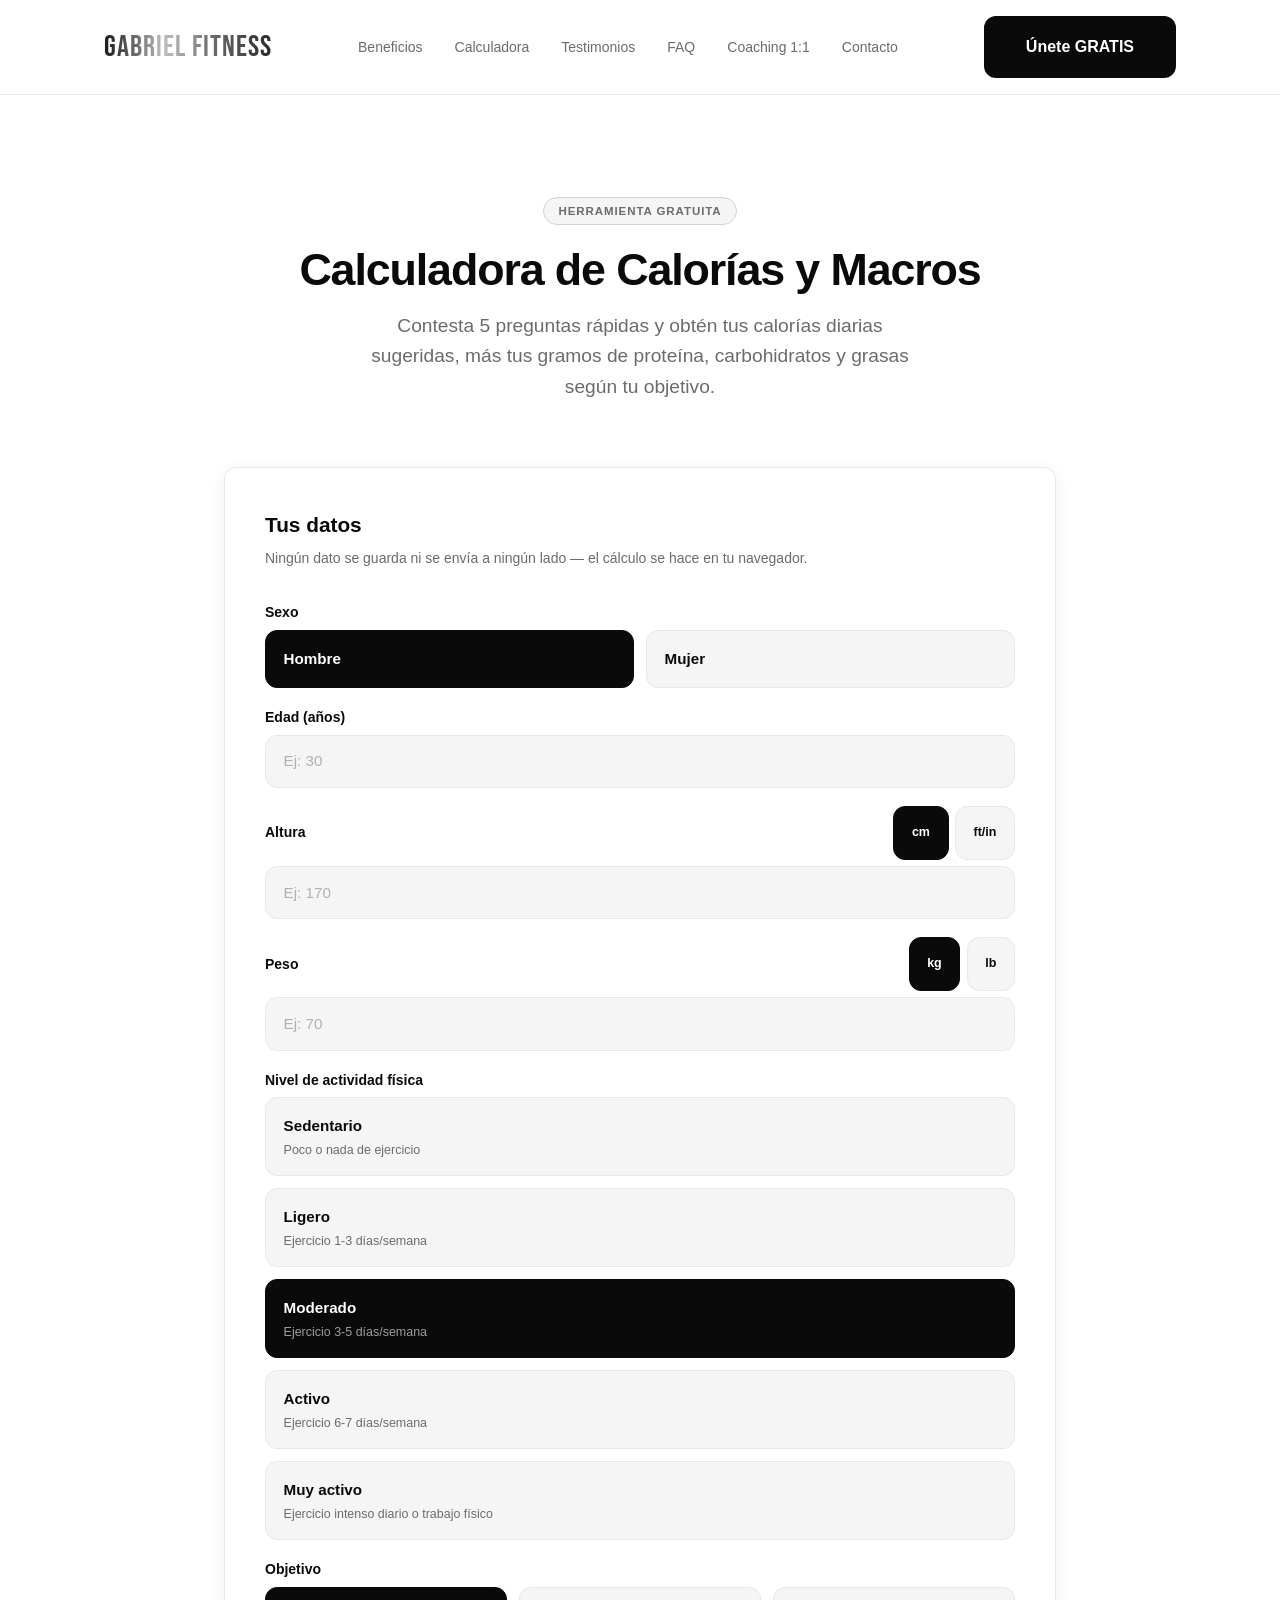
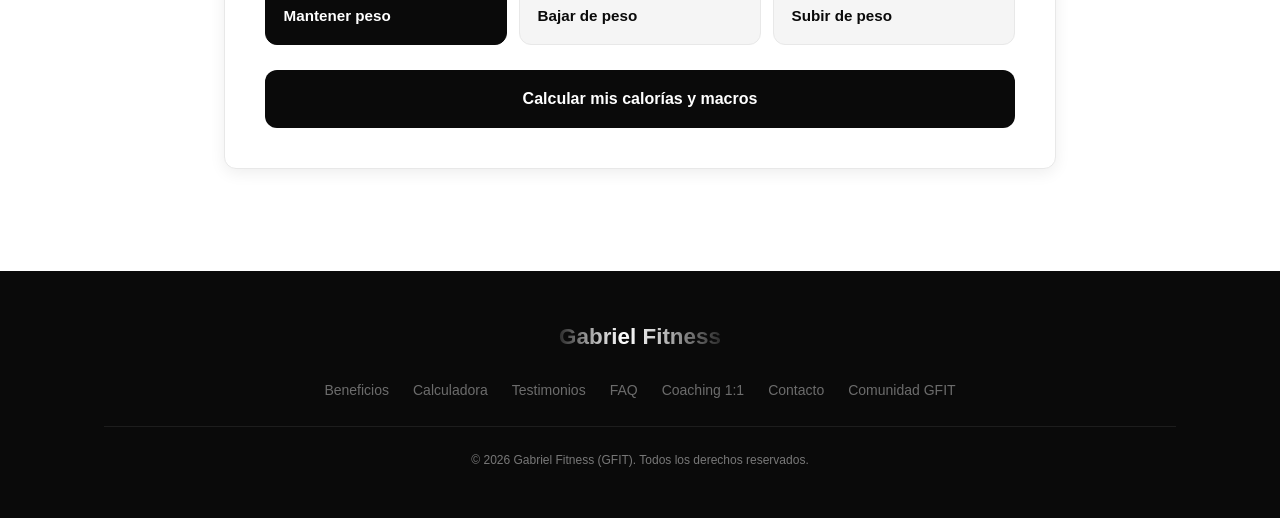
<file: calculadora.html>
<!DOCTYPE html>
<html lang="es">
<head>
  <meta charset="UTF-8">
  <meta name="viewport" content="width=device-width, initial-scale=1.0">

  <!-- SEO -->
  <title>Calculadora de Calorías y Macros — Gabriel Fitness (GFIT)</title>
  <meta name="description" content="Calculá tus calorías diarias y tus macronutrientes (proteína, carbohidratos y grasas) según tu objetivo. Herramienta gratuita de Gabriel Fitness.">

  <!-- Open Graph -->
  <meta property="og:title" content="Calculadora de Calorías y Macros — Gabriel Fitness (GFIT)">
  <meta property="og:description" content="Calculá tus calorías diarias y tus macronutrientes según tu objetivo. Herramienta gratuita de Gabriel Fitness.">
  <meta property="og:type" content="website">
  <meta property="og:image" content="https://images.unsplash.com/photo-1571019613454-1cb2f99b2d8b?w=1200&q=80">

  <link rel="stylesheet" href="./styles.css">
</head>

<body>

  <!-- HEADER -->
  <header class="site-header">
    <div class="container">
      <div class="header-inner">

        <a href="index.html" class="logo" aria-label="Gabriel Fitness — inicio">Gabriel Fitness</a>

        <nav class="nav-links" aria-label="Navegación principal">
          <a href="index.html#beneficios">Beneficios</a>
          <a href="calculadora.html">Calculadora</a>
          <a href="index.html#testimonios">Testimonios</a>
          <a href="index.html#faq">FAQ</a>
          <a href="index.html#coaching">Coaching 1:1</a>
          <a href="index.html#contacto">Contacto</a>
        </nav>

        <div class="header-cta">
          <a href="https://www.skool.com/noimportadondeestes-3289/about" target="_blank" rel="noopener noreferrer" class="btn btn-primary">Únete GRATIS</a>
          <button class="hamburger" id="menuBtn" aria-label="Abrir menú" aria-expanded="false">
            <span></span><span></span><span></span>
          </button>
        </div>

      </div>

      <nav class="mobile-menu" id="mobileMenu" aria-label="Menú móvil">
        <a href="index.html#beneficios">Beneficios</a>
        <a href="calculadora.html">Calculadora</a>
        <a href="index.html#testimonios">Testimonios</a>
        <a href="index.html#faq">FAQ</a>
        <a href="index.html#coaching">Coaching 1:1</a>
        <a href="index.html#contacto">Contacto</a>
        <a href="https://www.skool.com/noimportadondeestes-3289/about" target="_blank" rel="noopener noreferrer" class="btn btn-primary" style="margin-top:0.5rem;text-align:center;">Únete GRATIS a la comunidad</a>
      </nav>

    </div>
  </header>

  <main>

    <!-- ============================================ -->
    <!-- CALCULADORA -->
    <!-- ============================================ -->
    <section class="section-pad">
      <div class="container container--md">

        <div class="section-header">
          <div class="tag">Herramienta gratuita</div>
          <h1 class="section-title">Calculadora de Calorías y Macros</h1>
          <p class="section-subtitle">Contesta 5 preguntas rápidas y obtén tus calorías diarias sugeridas, más tus gramos de proteína, carbohidratos y grasas según tu objetivo.</p>
        </div>

        <div class="form-card">
          <h3 class="form-card-title">Tus datos</h3>
          <p class="form-card-sub">Ningún dato se guarda ni se envía a ningún lado — el cálculo se hace en tu navegador.</p>

          <form id="calcForm" novalidate>

            <div class="form-group">
              <span class="form-label">Sexo</span>
              <div class="choice-group" role="radiogroup" aria-label="Sexo">
                <label class="choice-card">
                  <input type="radio" name="sexo" value="hombre" checked>
                  <span class="choice-card-title">Hombre</span>
                </label>
                <label class="choice-card">
                  <input type="radio" name="sexo" value="mujer">
                  <span class="choice-card-title">Mujer</span>
                </label>
              </div>
            </div>

            <div class="form-group">
              <label class="form-label" for="c-edad">Edad (años)</label>
              <input class="form-input" type="number" inputmode="numeric" id="c-edad" name="edad" min="14" max="90" step="1" placeholder="Ej: 30" required>
            </div>

            <div class="form-group">
              <div class="form-label-row">
                <label class="form-label" for="c-altura">Altura</label>
                <div class="choice-group choice-group--compact" role="radiogroup" aria-label="Unidad de altura">
                  <label class="choice-card choice-card--compact">
                    <input type="radio" name="alturaUnidad" value="cm" checked>
                    <span class="choice-card-title">cm</span>
                  </label>
                  <label class="choice-card choice-card--compact">
                    <input type="radio" name="alturaUnidad" value="ftin">
                    <span class="choice-card-title">ft/in</span>
                  </label>
                </div>
              </div>
              <div id="alturaCmWrap">
                <input class="form-input" type="number" inputmode="numeric" id="c-altura" name="altura" min="120" max="230" step="1" placeholder="Ej: 170" required>
              </div>
              <div id="alturaFtInWrap" class="altura-ftin-row" style="display:none;">
                <input class="form-input" type="number" inputmode="numeric" id="c-altura-ft" min="3" max="8" step="1" placeholder="Pies">
                <input class="form-input" type="number" inputmode="numeric" id="c-altura-in" min="0" max="11" step="1" placeholder="Pulgadas">
              </div>
            </div>

            <div class="form-group">
              <div class="form-label-row">
                <label class="form-label" for="c-peso">Peso</label>
                <div class="choice-group choice-group--compact" role="radiogroup" aria-label="Unidad de peso">
                  <label class="choice-card choice-card--compact">
                    <input type="radio" name="pesoUnidad" value="kg" checked>
                    <span class="choice-card-title">kg</span>
                  </label>
                  <label class="choice-card choice-card--compact">
                    <input type="radio" name="pesoUnidad" value="lb">
                    <span class="choice-card-title">lb</span>
                  </label>
                </div>
              </div>
              <input class="form-input" type="number" inputmode="decimal" id="c-peso" name="peso" min="30" max="250" step="0.1" placeholder="Ej: 70" required>
            </div>

            <div class="form-group">
              <span class="form-label">Nivel de actividad física</span>
              <div class="choice-group choice-group--stack" role="radiogroup" aria-label="Nivel de actividad física">
                <label class="choice-card">
                  <input type="radio" name="actividad" value="sedentario">
                  <span class="choice-card-title">Sedentario</span>
                  <span class="choice-card-desc">Poco o nada de ejercicio</span>
                </label>
                <label class="choice-card">
                  <input type="radio" name="actividad" value="ligero">
                  <span class="choice-card-title">Ligero</span>
                  <span class="choice-card-desc">Ejercicio 1-3 días/semana</span>
                </label>
                <label class="choice-card">
                  <input type="radio" name="actividad" value="moderado" checked>
                  <span class="choice-card-title">Moderado</span>
                  <span class="choice-card-desc">Ejercicio 3-5 días/semana</span>
                </label>
                <label class="choice-card">
                  <input type="radio" name="actividad" value="activo">
                  <span class="choice-card-title">Activo</span>
                  <span class="choice-card-desc">Ejercicio 6-7 días/semana</span>
                </label>
                <label class="choice-card">
                  <input type="radio" name="actividad" value="muy-activo">
                  <span class="choice-card-title">Muy activo</span>
                  <span class="choice-card-desc">Ejercicio intenso diario o trabajo físico</span>
                </label>
              </div>
            </div>

            <div class="form-group">
              <span class="form-label">Objetivo</span>
              <div class="choice-group" role="radiogroup" aria-label="Objetivo">
                <label class="choice-card">
                  <input type="radio" name="objetivo" value="mantener" checked>
                  <span class="choice-card-title">Mantener peso</span>
                </label>
                <label class="choice-card">
                  <input type="radio" name="objetivo" value="deficit">
                  <span class="choice-card-title">Bajar de peso</span>
                </label>
                <label class="choice-card">
                  <input type="radio" name="objetivo" value="superavit">
                  <span class="choice-card-title">Subir de peso</span>
                </label>
              </div>
            </div>

            <button type="submit" class="form-submit">Calcular mis calorías y macros</button>
          </form>

          <div class="calc-results" id="calcResults" aria-live="polite">

            <div class="calc-results-grid">
              <div>
                <div class="stat-num" id="resCalorias">—</div>
                <div class="stat-lbl">Calorías objetivo<br>al día</div>
              </div>
              <div>
                <div class="stat-num" id="resProteina">—</div>
                <div class="stat-lbl">Proteína<br>al día</div>
              </div>
              <div>
                <div class="stat-num" id="resCarbos">—</div>
                <div class="stat-lbl">Carbohidratos<br>al día</div>
              </div>
              <div>
                <div class="stat-num" id="resGrasas">—</div>
                <div class="stat-lbl">Grasas<br>al día</div>
              </div>
            </div>

            <p class="calc-note">Estos valores son una referencia de partida basada en fórmulas estándar (Mifflin-St Jeor), no una prescripción exacta. Tu cuerpo puede responder distinto — lo ideal es ajustar según cómo evoluciones en las primeras semanas.</p>

            <p class="calc-note">Si estás embarazada, eres menor de edad, o tienes una condición médica, consulta a un profesional de salud antes de aplicar estos valores.</p>

            <div class="hero-cta-group">
              <a href="https://wa.me/50764013464?text=Hola%20Gabriel%2C%20hice%20el%20c%C3%A1lculo%20de%20mis%20calor%C3%ADas%20y%20tengo%20una%20duda%20sobre%20c%C3%B3mo%20aplicarlo" target="_blank" rel="noopener noreferrer" class="btn btn-primary btn-lg">Tengo una duda, hablemos por WhatsApp</a>
              <a href="https://www.skool.com/noimportadondeestes-3289/about" target="_blank" rel="noopener noreferrer" class="btn btn-outline">Prefiero unirme a la comunidad gratis</a>
            </div>

            <div class="calc-share">
              <button type="button" class="btn btn-outline" id="shareBtn">Compartir mi resultado</button>
              <span class="calc-share-feedback" id="shareFeedback" aria-live="polite"></span>
            </div>

          </div>

        </div>

      </div>
    </section>

  </main>

  <!-- FOOTER -->
  <footer class="site-footer">
    <div class="container">
      <div class="footer-inner">

        <div class="footer-logo">Gabriel Fitness</div>

        <nav class="footer-links" aria-label="Links del footer">
          <a href="index.html#beneficios">Beneficios</a>
          <a href="calculadora.html">Calculadora</a>
          <a href="index.html#testimonios">Testimonios</a>
          <a href="index.html#faq">FAQ</a>
          <a href="index.html#coaching">Coaching 1:1</a>
          <a href="index.html#contacto">Contacto</a>
          <a href="https://www.skool.com/noimportadondeestes-3289/about" target="_blank" rel="noopener noreferrer">Comunidad GFIT</a>
        </nav>

        <div class="footer-divider"></div>

        <div class="footer-bottom">
          <span>© 2026 Gabriel Fitness (GFIT). Todos los derechos reservados.</span>
        </div>

      </div>
    </div>
  </footer>

  <!-- JAVASCRIPT -->
  <script src="script.js"></script>
  <script>
    // ---- TARJETAS SELECCIONABLES ----
    (function () {
      document.querySelectorAll('.choice-group').forEach(function (group) {
        function sync() {
          group.querySelectorAll('.choice-card').forEach(function (card) {
            card.classList.toggle('choice-card--selected', card.querySelector('input').checked);
          });
        }
        group.addEventListener('change', sync);
        sync();
      });
    })();

    // ---- CONVERSIÓN DE UNIDADES (peso y altura) ----
    (function () {
      var pesoInput = document.getElementById('c-peso');
      var alturaCmWrap = document.getElementById('alturaCmWrap');
      var alturaFtInWrap = document.getElementById('alturaFtInWrap');
      var alturaCmInput = document.getElementById('c-altura');
      var alturaFtInput = document.getElementById('c-altura-ft');
      var alturaInInput = document.getElementById('c-altura-in');
      if (!pesoInput || !alturaCmWrap) return;

      document.querySelectorAll('input[name="pesoUnidad"]').forEach(function (radio) {
        radio.addEventListener('change', function () {
          pesoInput.value = '';
          if (radio.value === 'lb' && radio.checked) {
            pesoInput.min = 66; pesoInput.max = 550; pesoInput.placeholder = 'Ej: 155';
          } else if (radio.checked) {
            pesoInput.min = 30; pesoInput.max = 250; pesoInput.placeholder = 'Ej: 70';
          }
        });
      });

      document.querySelectorAll('input[name="alturaUnidad"]').forEach(function (radio) {
        radio.addEventListener('change', function () {
          if (!radio.checked) return;
          alturaCmInput.value = '';
          alturaFtInput.value = '';
          alturaInInput.value = '';
          if (radio.value === 'ftin') {
            alturaCmWrap.style.display = 'none';
            alturaFtInWrap.style.display = 'grid';
            alturaCmInput.required = false;
            alturaFtInput.required = true;
            alturaInInput.required = true;
          } else {
            alturaCmWrap.style.display = 'block';
            alturaFtInWrap.style.display = 'none';
            alturaCmInput.required = true;
            alturaFtInput.required = false;
            alturaInInput.required = false;
          }
        });
      });
    })();

    // ---- CALCULADORA DE CALORÍAS Y MACROS ----
    (function () {
      var form = document.getElementById('calcForm');
      if (!form) return;
      var results = document.getElementById('calcResults');

      var MULTIPLICADORES = {
        sedentario: 1.2,
        ligero: 1.375,
        moderado: 1.55,
        activo: 1.725,
        'muy-activo': 1.9
      };

      form.addEventListener('submit', function (e) {
        e.preventDefault();

        var sexo = form.sexo.value;
        var edad = parseFloat(form.edad.value);
        var actividad = form.actividad.value;
        var objetivo = form.objetivo.value;

        var pesoUnidad = document.querySelector('input[name="pesoUnidad"]:checked').value;
        var pesoRaw = parseFloat(form.peso.value);
        var peso = pesoUnidad === 'lb' ? pesoRaw * 0.453592 : pesoRaw;

        var alturaUnidad = document.querySelector('input[name="alturaUnidad"]:checked').value;
        var altura;
        if (alturaUnidad === 'ftin') {
          var pies = parseFloat(document.getElementById('c-altura-ft').value) || 0;
          var pulgadas = parseFloat(document.getElementById('c-altura-in').value) || 0;
          altura = (pies * 30.48) + (pulgadas * 2.54);
        } else {
          altura = parseFloat(form.altura.value);
        }

        var bmr = sexo === 'hombre'
          ? (10 * peso) + (6.25 * altura) - (5 * edad) + 5
          : (10 * peso) + (6.25 * altura) - (5 * edad) - 161;

        var tdee = bmr * MULTIPLICADORES[actividad];

        var calorias = tdee;
        if (objetivo === 'deficit') calorias = tdee * 0.85;
        if (objetivo === 'superavit') calorias = tdee * 1.10;

        var proteinaG = peso * 1.8;
        var proteinaCal = proteinaG * 4;
        var grasaCal = calorias * 0.25;
        var grasaG = grasaCal / 9;
        var carbosCal = Math.max(calorias - proteinaCal - grasaCal, 0);
        var carbosG = carbosCal / 4;

        document.getElementById('resCalorias').textContent = Math.round(calorias) + ' kcal';
        document.getElementById('resProteina').textContent = Math.round(proteinaG) + ' g';
        document.getElementById('resCarbos').textContent = Math.round(carbosG) + ' g';
        document.getElementById('resGrasas').textContent = Math.round(grasaG) + ' g';

        results.classList.add('calc-results--show');
        results.scrollIntoView({ behavior: 'smooth', block: 'start' });
      });
    })();

    // ---- COMPARTIR RESULTADO ----
    (function () {
      var shareBtn = document.getElementById('shareBtn');
      var feedback = document.getElementById('shareFeedback');
      if (!shareBtn) return;

      function showFeedback(msg) {
        feedback.textContent = msg;
        setTimeout(function () { feedback.textContent = ''; }, 2500);
      }

      shareBtn.addEventListener('click', function () {
        var calorias = document.getElementById('resCalorias').textContent;
        var texto = 'Mis calorías diarias objetivo son ' + calorias + ' — calculado en gabrielgfitness.com/calculadora';

        if (navigator.share) {
          navigator.share({ text: texto }).catch(function () {});
        } else if (navigator.clipboard && navigator.clipboard.writeText) {
          navigator.clipboard.writeText(texto)
            .then(function () { showFeedback('¡Copiado!'); })
            .catch(function () { showFeedback('No se pudo copiar'); });
        } else {
          showFeedback('No se pudo copiar');
        }
      });
    })();
  </script>

</body>
</html>
</file>
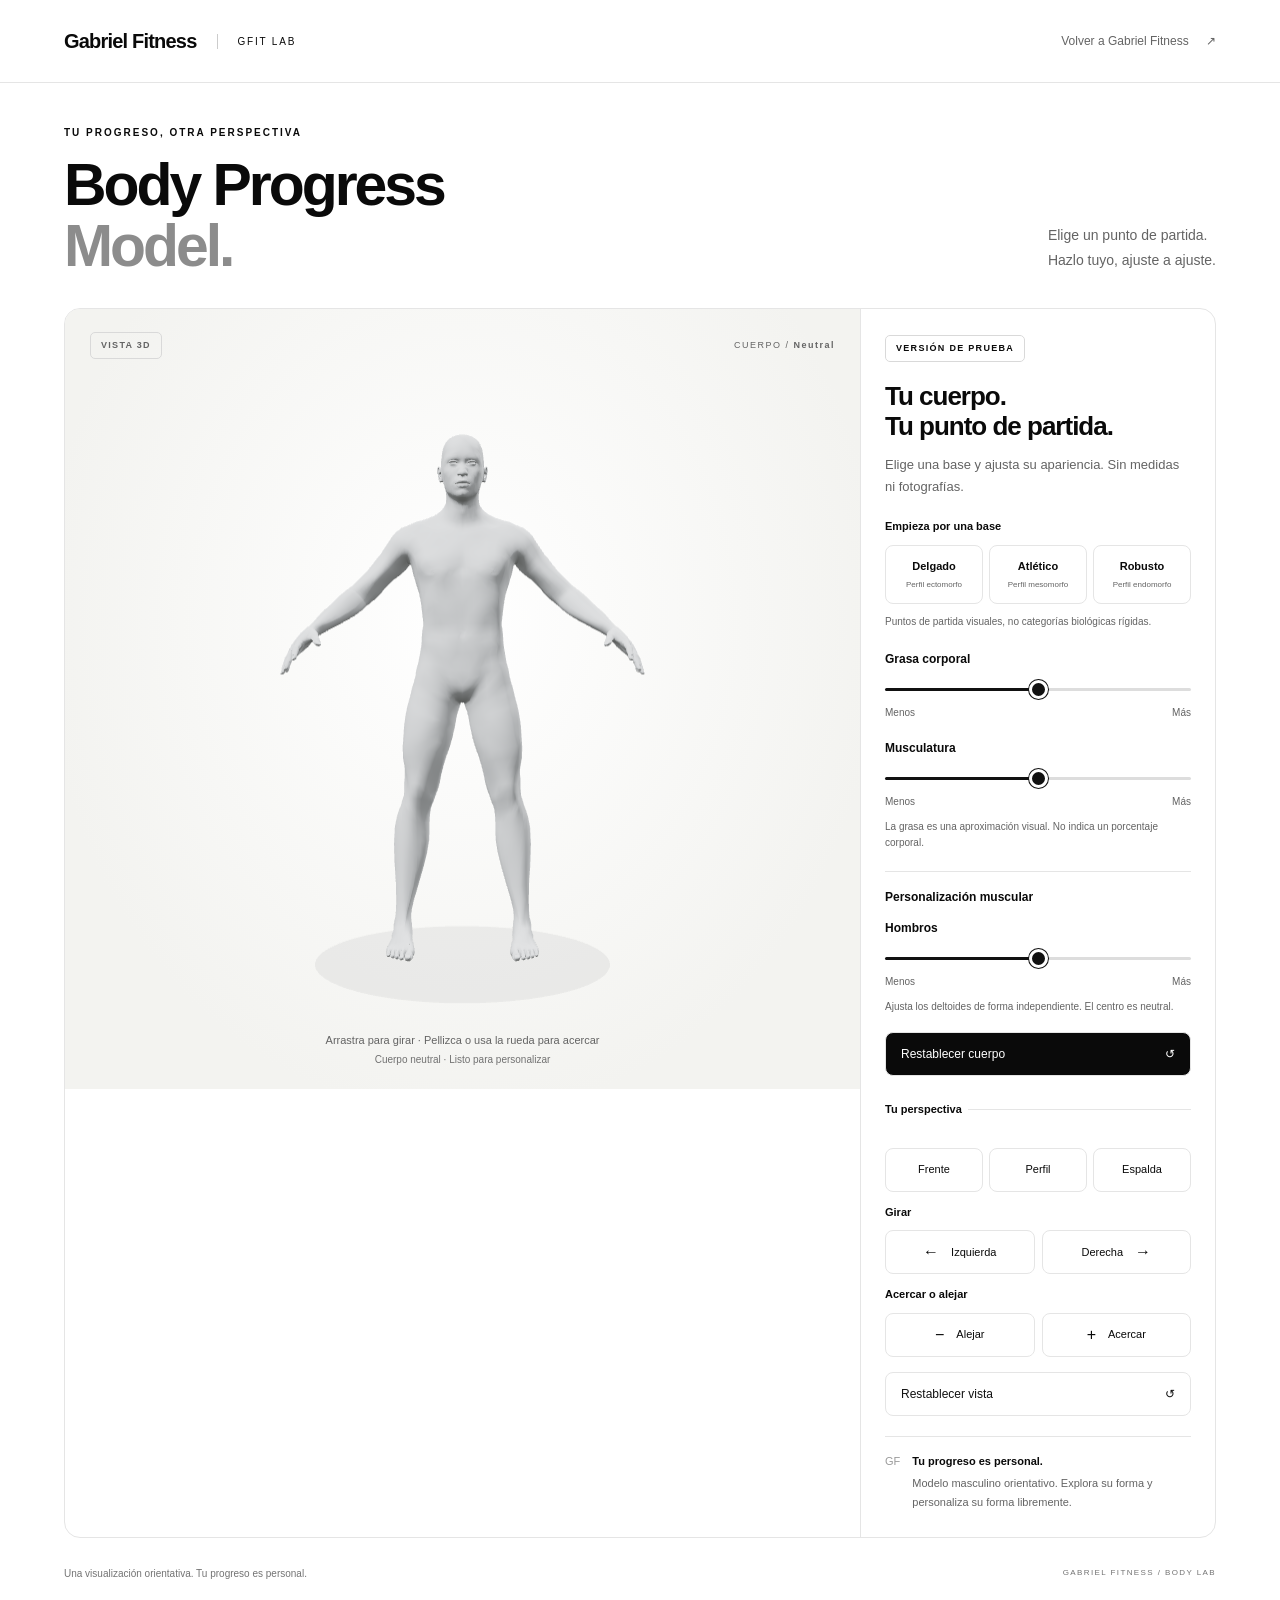
<file: modelo-3d.html>
<!doctype html>
<html lang="es">
<head>
  <meta charset="utf-8">
  <meta name="viewport" content="width=device-width, initial-scale=1">
  <meta name="robots" content="noindex, nofollow">
  <meta name="theme-color" content="#ffffff">
  <title>Body Progress Model · Gabriel Fitness</title>
  <link rel="icon" href="data:,">
  <link rel="stylesheet" href="./modelo-3d.css">
  <script type="importmap">
    {"imports":{"three":"./vendor/three/three.module.min.js","three/addons/":"./vendor/three/addons/"}}
  </script>
  <script type="module" src="./modelo-3d.js"></script>
</head>
<body>
  <header class="header">
    <a class="brand" href="./index.html" aria-label="Gabriel Fitness, inicio">Gabriel Fitness<span>GFIT LAB</span></a>
    <a class="back-link" href="./index.html">Volver a Gabriel Fitness <span aria-hidden="true">↗</span></a>
  </header>
  <main>
    <section class="intro" aria-labelledby="title">
      <div><p class="eyebrow">TU PROGRESO, OTRA PERSPECTIVA</p><h1 id="title">Body Progress<span>Model.</span></h1></div>
      <p class="intro-copy">Elige un punto de partida.<br>Hazlo tuyo, ajuste a ajuste.</p>
    </section>
    <div class="workspace">
      <section class="viewer-panel" aria-label="Explorador corporal 3D">
        <div class="viewer-heading"><span class="pill">VISTA 3D</span><span>CUERPO / <strong id="body-label">Neutral</strong></span></div>
        <div id="viewport" class="viewport" aria-busy="true">
          <canvas id="body-canvas" tabindex="0" aria-label="Cuerpo humano 3D. Usa las flechas para girar y las teclas más y menos para acercar o alejar." aria-describedby="gesture-help"></canvas>
          <div id="loading" class="loading"><span class="loading-mark" aria-hidden="true">GFIT</span><p>Preparando tu vista 3D…</p></div>
        </div>
        <div class="viewer-footer">
          <p id="gesture-help">Arrastra para girar · Pellizca o usa la rueda para acercar</p>
          <p id="status" role="status" aria-live="polite">Cargando modelo…</p>
          <button id="retry" type="button" hidden>Volver a intentar</button>
        </div>
      </section>
      <aside class="controls-panel" aria-labelledby="explore-title">
        <span class="pill">VERSIÓN DE PRUEBA</span>
        <h2 id="explore-title">Tu cuerpo.<br>Tu punto de partida.</h2>
        <p>Elige una base y ajusta su apariencia. Sin medidas ni fotografías.</p>
        <fieldset id="body-controls" disabled>
          <legend>Empieza por una base</legend>
          <div class="preset-buttons">
            <button type="button" data-preset="delgado" aria-pressed="false"><strong>Delgado</strong><small>Perfil ectomorfo</small></button>
            <button type="button" data-preset="atletico" aria-pressed="false"><strong>Atlético</strong><small>Perfil mesomorfo</small></button>
            <button type="button" data-preset="robusto" aria-pressed="false"><strong>Robusto</strong><small>Perfil endomorfo</small></button>
          </div>
          <p class="field-help">Puntos de partida visuales, no categorías biológicas rígidas.</p>
          <div class="slider-group">
            <label for="fat">Grasa corporal</label>
            <input id="fat" type="range" min="0" max="100" step="1" value="50" aria-describedby="fat-help">
            <div class="range-labels" aria-hidden="true"><span>Menos</span><span>Más</span></div>
          </div>
          <div class="slider-group">
            <label for="muscle">Musculatura</label>
            <input id="muscle" type="range" min="0" max="100" step="1" value="50">
            <div class="range-labels" aria-hidden="true"><span>Menos</span><span>Más</span></div>
          </div>
          <p class="field-help" id="fat-help">La grasa es una aproximación visual. No indica un porcentaje corporal.</p>
          <section class="muscle-section" aria-labelledby="muscle-title">
            <h3 id="muscle-title">Personalización muscular</h3>
            <div class="slider-group">
              <label for="shoulders">Hombros</label>
              <input id="shoulders" type="range" min="0" max="100" step="1" value="50" aria-describedby="shoulders-help">
              <div class="range-labels" aria-hidden="true"><span>Menos</span><span>Más</span></div>
            </div>
            <p class="field-help" id="shoulders-help">Ajusta los deltoides de forma independiente. El centro es neutral.</p>
          </section>
          <button type="button" id="reset-body" class="primary">Restablecer cuerpo <span aria-hidden="true">↺</span></button>
        </fieldset>
        <fieldset id="viewer-controls" disabled>
          <legend>Tu perspectiva</legend>
          <div class="view-buttons" aria-label="Vistas rápidas">
            <button type="button" data-view="front">Frente</button>
            <button type="button" data-view="side">Perfil</button>
            <button type="button" data-view="back">Espalda</button>
          </div>
          <div class="control-label">Girar</div>
          <div class="pair">
            <button type="button" id="rotate-left" aria-label="Girar cuerpo a la izquierda">← <span>Izquierda</span></button>
            <button type="button" id="rotate-right" aria-label="Girar cuerpo a la derecha"><span>Derecha</span> →</button>
          </div>
          <div class="control-label">Acercar o alejar</div>
          <div class="pair">
            <button type="button" id="zoom-out" aria-label="Alejar modelo">− <span>Alejar</span></button>
            <button type="button" id="zoom-in" aria-label="Acercar modelo">+ <span>Acercar</span></button>
          </div>
          <button type="button" id="reset" class="primary">Restablecer vista <span aria-hidden="true">↺</span></button>
        </fieldset>
        <div class="prototype-note"><span class="note-number">GF</span><div><strong>Tu progreso es personal.</strong><p>Modelo masculino orientativo. Explora su forma y personaliza su forma libremente.</p></div></div>
      </aside>
    </div>
    <footer class="page-footer"><p>Una visualización orientativa. Tu progreso es personal.</p><span>GABRIEL FITNESS / BODY LAB</span></footer>
    <noscript><p class="noscript">Activa JavaScript en tu navegador para explorar el modelo 3D.</p></noscript>
  </main>
</body>
</html>
</file>
<file: styles.css>
@import url('https://fonts.googleapis.com/css2?family=Bebas+Neue&display=swap');

/* ============================================
   STYLES.CSS — Gabriel Fitness (GFIT)
   Diseño blanco/negro puro, sin frameworks
   ============================================ */

/* ---- RESET ---- */
*, *::before, *::after { box-sizing: border-box; margin: 0; padding: 0; }

html {
  scroll-behavior: smooth;
  -webkit-font-smoothing: antialiased;
  -moz-osx-font-smoothing: grayscale;
  font-size: 16px;
}

body {
  font-family: -apple-system, BlinkMacSystemFont, 'Segoe UI', Roboto, 'Helvetica Neue', Arial, sans-serif;
  background: #ffffff;
  color: #0a0a0a;
  line-height: 1.6;
}

img { display: block; max-width: 100%; height: auto; }
ul { list-style: none; }
a { text-decoration: none; color: inherit; }
button { cursor: pointer; font: inherit; }
input, textarea { font: inherit; }

/* ---- VARIABLES ---- */
:root {
  --black:        #0a0a0a;
  --white:        #ffffff;
  --gray-100:     #f5f5f5;
  --gray-200:     #e8e8e8;
  --gray-300:     #d4d4d4;
  --gray-500:     #6b6b6b;
  --gray-700:     #333333;
  --silver-grad:  linear-gradient(90deg, #2b2b2b 0%, #a8a8a8 20%, #ffffff 40%, #cfcfcf 60%, #7a7a7a 80%, #2b2b2b 100%); /* efecto metálico premium */
  --radius:       12px;
  --max-w:        1200px;
  --max-w-md:     960px;
  --transition:   200ms ease;
}

/* ---- UTILIDADES ---- */
.container {
  width: 100%;
  max-width: var(--max-w);
  margin: 0 auto;
  padding: 0 clamp(1.5rem, 5vw, 4rem);
}

.container--md {
  max-width: var(--max-w-md);
  margin: 0 auto;
  padding: 0 clamp(1.5rem, 5vw, 4rem);
}

.section-pad { padding: clamp(4rem, 8vw, 8rem) 0; }

.tag {
  display: inline-block;
  padding: 0.25rem 0.9rem;
  background: var(--gray-100);
  border: 1px solid var(--gray-300);
  border-radius: 999px;
  font-size: 0.72rem;
  font-weight: 700;
  letter-spacing: 0.08em;
  text-transform: uppercase;
  color: var(--gray-500);
  margin-bottom: 1.25rem;
}

.section-title {
  font-size: clamp(2rem, 3.5vw, 3rem);
  font-weight: 800;
  letter-spacing: -0.025em;
  line-height: 1.1;
  color: var(--black);
  margin-bottom: 1rem;
}

.section-subtitle {
  font-size: clamp(1rem, 1.5vw, 1.2rem);
  color: var(--gray-500);
  line-height: 1.6;
  max-width: 52ch;
  margin: 0 auto;
}

.section-header {
  text-align: center;
  margin-bottom: clamp(3rem, 5vw, 5rem);
}

/* ---- BOTONES ---- */
.btn {
  display: inline-flex;
  align-items: center;
  justify-content: center;
  gap: 0.5rem;
  padding: 1rem 2.5rem;
  font-size: 1rem;
  font-weight: 600;
  border-radius: var(--radius);
  border: 2px solid transparent;
  transition: all var(--transition);
  white-space: nowrap;
  cursor: pointer;
}

.btn-primary {
  background: var(--black);
  color: var(--white);
  border-color: var(--black);
}

.btn-primary:hover {
  background: var(--gray-700);
  border-color: var(--gray-700);
}

.btn-outline {
  background: transparent;
  color: var(--black);
  border-color: var(--gray-300);
}

.btn-outline:hover {
  background: var(--gray-100);
  border-color: var(--gray-500);
}

.btn-silver {
  background: var(--silver-grad);
  color: #1a1a1a;
  border: none;
  font-weight: 700;
}

.btn-silver:hover { opacity: 0.9; }

.btn-white {
  background: var(--white);
  color: var(--black);
  border-color: var(--white);
  font-weight: 700;
}

.btn-white:hover { background: #e8e8e8; }

.btn-lg {
  padding: 1.1rem 3rem;
  font-size: 1.1rem;
  border-radius: 14px;
}

/* ============================================
   HEADER
   ============================================ */
.site-header {
  position: sticky;
  top: 0;
  z-index: 100;
  background: rgba(255,255,255,0.95);
  border-bottom: 1px solid var(--gray-200);
  backdrop-filter: blur(10px);
  -webkit-backdrop-filter: blur(10px);
}

.header-inner {
  display: flex;
  align-items: center;
  justify-content: space-between;
  padding: 1rem 0;
  gap: 1rem;
}

/* Logo con degradado plateado */
.logo {
  font-size: 30px;
  font-family: 'Bebas Neue', sans-serif;
  font-weight: 400;
  letter-spacing: 1px;
  background: linear-gradient(
    90deg,
    #1a1a1a 0%,
    #6f6f6f 20%,
    #bfbfbf 35%,
    #9a9a9a 50%,
    #6a6a6a 65%,
    #2a2a2a 100%
  );
  -webkit-background-clip: text;
  -webkit-text-fill-color: transparent;
  background-clip: text;
}

.nav-links {
  display: flex;
  align-items: center;
  gap: 2rem;
}

.nav-links a {
  font-size: 0.875rem;
  font-weight: 500;
  color: var(--gray-500);
  transition: color var(--transition);
}

.nav-links a:hover { color: var(--black); }

.header-cta { display: flex; align-items: center; gap: 1rem; }

/* Mobile menu */
.hamburger {
  display: none;
  flex-direction: column;
  gap: 5px;
  width: 40px; height: 40px;
  align-items: center; justify-content: center;
  background: none; border: none; cursor: pointer;
}

.hamburger span {
  display: block; width: 22px; height: 2px;
  background: var(--black); border-radius: 2px;
}

.mobile-menu {
  display: none;
  flex-direction: column;
  gap: 0.25rem;
  padding: 0.75rem 0 1.25rem;
  border-top: 1px solid var(--gray-200);
}

.mobile-menu a {
  font-size: 1rem; font-weight: 500;
  color: var(--gray-500);
  padding: 0.75rem 0;
  border-bottom: 1px solid var(--gray-200);
}

.mobile-menu a:hover { color: var(--black); }
.mobile-menu--open { display: flex; }

@media (max-width: 768px) {
  .nav-links { display: none; }
  .hamburger { display: flex; }
  .header-cta .btn { display: none; }
}

/* ============================================
   SECCIÓN 1: HERO
   ============================================ */
.hero {
  padding: clamp(4rem, 8vw, 7rem) 0;
  background: var(--white);
}

.hero-grid {
  display: grid;
  grid-template-columns: 1fr 1fr;
  align-items: center;
  gap: clamp(2rem, 5vw, 5rem);
}

.hero-badge {
  display: inline-flex;
  align-items: center;
  gap: 0.5rem;
  padding: 0.4rem 1rem;
  background: var(--gray-100);
  border: 1px solid var(--gray-300);
  border-radius: 999px;
  font-size: 0.72rem;
  font-weight: 700;
  letter-spacing: 0.06em;
  text-transform: uppercase;
  color: var(--gray-500);
  margin-bottom: 1.5rem;
  width: fit-content;
}

.hero-badge-dot {
  width: 7px; height: 7px;
  background: #22c55e;
  border-radius: 50%;
}

.hero-title {
  font-size: clamp(2.8rem, 6vw, 6rem);
  font-weight: 800;
  letter-spacing: -0.035em;
  line-height: 1.0;
  color: var(--black);
  margin-bottom: 1.25rem;
}

.hero-subtitle {
  font-size: clamp(1.1rem, 1.8vw, 1.4rem);
  color: var(--gray-500);
  line-height: 1.5;
  margin-bottom: 2.5rem;
  max-width: 46ch;
}

.hero-cta-group {
  display: flex;
  flex-wrap: wrap;
  gap: 1rem;
  align-items: center;
  margin-bottom: 2.5rem;
}

.hero-stats {
  display: flex;
  align-items: center;
  gap: 1.5rem;
  padding-top: 2rem;
  border-top: 1px solid var(--gray-200);
}

.stat-num {
  font-size: clamp(1.4rem, 2.5vw, 1.8rem);
  font-weight: 800;
  color: var(--black);
  letter-spacing: -0.02em;
}

.stat-lbl {
  font-size: 0.75rem;
  color: var(--gray-500);
  line-height: 1.3;
}

.stat-divider {
  width: 1px; height: 40px;
  background: var(--gray-300);
  flex-shrink: 0;
}

.hero-img-wrap {
  position: relative;
  border-radius: var(--radius);
  overflow: hidden;
  aspect-ratio: 4/5;
  background: var(--gray-100);
  box-shadow: 0 24px 64px rgba(0,0,0,0.14);
}

.hero-img-wrap img {
  width: 100%; height: 100%;
  object-fit: cover;
  object-position: center top;
}

.hero-img-badge {
  position: absolute;
  bottom: 1.5rem; left: 1.5rem;
  background: var(--white);
  border: 1px solid var(--gray-200);
  border-radius: var(--radius);
  padding: 0.9rem 1.2rem;
  display: flex;
  align-items: center;
  gap: 0.75rem;
  box-shadow: 0 8px 24px rgba(0,0,0,0.12);
}

.hero-img-badge-icon { font-size: 1.6rem; }

.hero-img-badge-text strong {
  display: block;
  font-size: 0.85rem;
  font-weight: 700;
  color: var(--black);
}

.hero-img-badge-text span {
  font-size: 0.72rem;
  color: var(--gray-500);
}

@media (max-width: 900px) {
  .hero-grid { grid-template-columns: 1fr; }
  .hero-img-wrap { aspect-ratio: 11/10; max-height: 480px; }
}

@media (max-width: 480px) {
  .hero-cta-group { flex-direction: column; }
  .hero-cta-group .btn { width: 100%; }
}

/* ============================================
   SECCIÓN 2: AUTORIDAD
   ============================================ */
.autoridad { background: var(--gray-100); }

.stats-grid {
  display: grid;
  grid-template-columns: 1fr 1fr;
  gap: 1.5rem;
  margin-bottom: 4rem;
}

.stat-card {
  background: var(--white);
  border: 1px solid var(--gray-300);
  border-radius: var(--radius);
  padding: 2.5rem 2rem;
  text-align: center;
}

.stat-card-num {
  font-size: clamp(2.5rem, 5vw, 4.5rem);
  font-weight: 800;
  letter-spacing: -0.03em;
  color: var(--black);
  line-height: 1;
  margin-bottom: 0.5rem;
}

.stat-card-lbl {
  font-size: 0.875rem;
  color: var(--gray-500);
  font-weight: 500;
}

.logos-label {
  font-size: 0.72rem;
  font-weight: 700;
  letter-spacing: 0.1em;
  text-transform: uppercase;
  color: #b0b0b0;
  text-align: center;
  margin-bottom: 1.5rem;
}

.logos-grid {
  display: flex;
  flex-wrap: wrap;
  gap: 0.75rem;
  justify-content: center;
}

.logo-pill {
  padding: 0.6rem 1.2rem;
  background: var(--white);
  border: 1px solid var(--gray-300);
  border-radius: var(--radius);
  font-size: 0.875rem;
  font-weight: 600;
  color: var(--gray-500);
  transition: all var(--transition);
}

.logo-pill:hover {
  border-color: var(--gray-500);
  color: var(--black);
}

@media (max-width: 600px) {
  .stats-grid { grid-template-columns: 1fr; }
}

/* ============================================
   SECCIÓN 3: BENEFICIOS
   ============================================ */
.beneficios { background: var(--white); }

.beneficios-grid {
  display: grid;
  grid-template-columns: repeat(3, 1fr);
  gap: 1.5rem;
  margin-bottom: 3.5rem;
}

.benefit-card {
  background: var(--white);
  border: 1px solid var(--gray-200);
  border-radius: var(--radius);
  padding: 2.5rem 2rem;
  display: flex;
  flex-direction: column;
  gap: 1rem;
  transition: all var(--transition);
  position: relative;
  overflow: hidden;
}

.benefit-card::before {
  content: '';
  position: absolute; top: 0; left: 0; right: 0;
  height: 3px;
  background: var(--silver-grad);
  opacity: 0;
  transition: opacity var(--transition);
}

.benefit-card:hover {
  box-shadow: 0 12px 40px rgba(0,0,0,0.1);
  border-color: #b0b0b0;
}

.benefit-card:hover::before { opacity: 1; }

.benefit-icon {
  width: 52px; height: 52px;
  background: var(--gray-100);
  border-radius: 10px;
  display: flex; align-items: center; justify-content: center;
  font-size: 1.4rem;
}

.benefit-title {
  font-size: 1.2rem;
  font-weight: 700;
  color: var(--black);
  letter-spacing: -0.01em;
}

.benefit-desc {
  font-size: 0.95rem;
  color: var(--gray-500);
  line-height: 1.65;
}

.beneficios-cta { text-align: center; }
.beneficios-cta p {
  font-size: 0.8rem;
  color: #b0b0b0;
  margin-top: 1rem;
}

@media (max-width: 768px) {
  .beneficios-grid { grid-template-columns: 1fr; }
}

/* ============================================
   SECCIÓN 4: FEATURES GFIT
   ============================================ */
.features { background: var(--gray-100); }

.features-layout {
  display: grid;
  grid-template-columns: 1fr 1fr;
  gap: clamp(2.5rem, 5vw, 5rem);
  align-items: start;
}

.features-intro {
  font-size: 0.95rem;
  color: var(--gray-500);
  line-height: 1.7;
  margin-bottom: 2rem;
}

.features-checklist {
  display: flex;
  flex-direction: column;
  gap: 0.75rem;
  margin-bottom: 2.5rem;
}

.features-checklist li {
  display: flex;
  align-items: center;
  gap: 1rem;
  padding: 0.9rem 1.2rem;
  background: var(--white);
  border: 1px solid var(--gray-200);
  border-radius: var(--radius);
  font-size: 0.95rem;
  font-weight: 500;
  color: var(--black);
  transition: all var(--transition);
}

.features-checklist li:hover {
  border-color: var(--gray-500);
}

.check-icon {
  flex-shrink: 0;
  width: 22px; height: 22px;
  background: var(--black);
  border-radius: 50%;
  display: flex; align-items: center; justify-content: center;
}

.check-icon svg { display: block; }

.features-tiles {
  display: grid;
  grid-template-columns: 1fr 1fr;
  gap: 1rem;
}

.feature-tile {
  background: var(--white);
  border: 1px solid var(--gray-200);
  border-radius: var(--radius);
  padding: 1.4rem 1.2rem;
  display: flex;
  flex-direction: column;
  gap: 0.6rem;
  transition: all var(--transition);
}

.feature-tile:hover {
  border-color: var(--black);
  box-shadow: 0 4px 16px rgba(0,0,0,0.08);
}

.tile-icon { font-size: 1.5rem; }

.tile-name {
  font-size: 0.875rem;
  font-weight: 600;
  color: var(--black);
  line-height: 1.3;
}

@media (max-width: 900px) {
  .features-layout { grid-template-columns: 1fr; }
  .features-tiles { grid-template-columns: repeat(4, 1fr); }
}

@media (max-width: 600px) {
  .features-tiles { grid-template-columns: repeat(2, 1fr); }
}

/* ============================================
   SECCIÓN 5: TESTIMONIOS
   ============================================ */
.testimonios { background: var(--white); }

.testimonios-top {
  display: grid;
  grid-template-columns: repeat(3, 1fr);
  gap: 1.5rem;
  margin-bottom: 1.5rem;
}

.testimonios-bottom {
  display: grid;
  grid-template-columns: repeat(2, 1fr);
  gap: 1.5rem;
  max-width: calc(66.66% + 0.75rem);
  margin: 0 auto;
}

.testimonio-card {
  background: var(--white);
  border: 1px solid var(--gray-200);
  border-radius: var(--radius);
  padding: 2rem;
  display: flex;
  flex-direction: column;
  gap: 1rem;
  transition: all var(--transition);
}

.testimonio-card:hover {
  box-shadow: 0 12px 36px rgba(0,0,0,0.09);
  border-color: #b0b0b0;
}

.stars { color: #f59e0b; font-size: 0.875rem; letter-spacing: 2px; }

.quote-mark {
  font-size: 2.5rem;
  line-height: 1;
  color: var(--gray-300);
  font-family: Georgia, serif;
  margin-bottom: -0.5rem;
}

.testimonio-text {
  font-size: 0.95rem;
  color: var(--black);
  line-height: 1.65;
  font-style: italic;
}

.testimonio-author {
  display: flex;
  align-items: center;
  gap: 0.75rem;
  padding-top: 1rem;
  border-top: 1px solid var(--gray-200);
}

.t-avatar {
  width: 42px; height: 42px;
  border-radius: 50%;
  background: var(--silver-grad);
  object-fit: cover;
  flex-shrink: 0;
}

.t-name {
  font-size: 0.875rem;
  font-weight: 700;
  color: var(--black);
}

.t-role { font-size: 0.75rem; color: var(--gray-500); }

@media (max-width: 900px) {
  .testimonios-top { grid-template-columns: 1fr 1fr; }
  .testimonios-top > *:last-child:nth-child(3) {
    grid-column: 1 / -1;
    max-width: calc(50% - 0.75rem);
    margin: 0 auto;
  }
  .testimonios-bottom { max-width: 100%; grid-template-columns: 1fr 1fr; }
}

@media (max-width: 600px) {
  .testimonios-top { grid-template-columns: 1fr; }
  .testimonios-bottom { grid-template-columns: 1fr; }
}

/* ============================================
   SECCIÓN 6: HISTORIA
   ============================================ */
.historia {
  background: var(--black);
  color: var(--white);
  padding: clamp(5rem, 10vw, 8rem) 0;
}

.historia-inner {
  display: grid;
  grid-template-columns: 1fr 1fr;
  gap: clamp(3rem, 6vw, 6rem);
  align-items: center;
}

.historia-eyebrow {
  font-size: 0.72rem;
  font-weight: 700;
  letter-spacing: 0.1em;
  text-transform: uppercase;
  color: rgba(255,255,255,0.4);
  margin-bottom: 1.25rem;
}

.historia-title {
  font-size: clamp(2rem, 3.5vw, 3rem);
  font-weight: 800;
  letter-spacing: -0.025em;
  line-height: 1.1;
  color: var(--white);
  margin-bottom: 2rem;
}

.historia-body {
  display: flex;
  flex-direction: column;
  gap: 1.1rem;
}

.historia-body p {
  font-size: 1.05rem;
  color: rgba(255,255,255,0.72);
  line-height: 1.7;
  max-width: none;
}

.historia-quote {
  margin-top: 2rem;
  padding: 1.5rem 2rem;
  background: rgba(255,255,255,0.07);
  border-left: 3px solid rgba(255,255,255,0.25);
  border-radius: 0 var(--radius) var(--radius) 0;
  font-size: 1.05rem;
  font-style: italic;
  color: rgba(255,255,255,0.88);
  line-height: 1.6;
  max-width: none;
}

.historia-stats {
  display: flex;
  flex-direction: column;
  gap: 1rem;
}

.h-stat {
  display: flex;
  align-items: center;
  gap: 1.25rem;
  padding: 1.5rem 2rem;
  background: rgba(255,255,255,0.06);
  border: 1px solid rgba(255,255,255,0.1);
  border-radius: var(--radius);
}

.h-stat-icon { font-size: 1.8rem; flex-shrink: 0; }

.h-stat-num {
  font-size: 1.3rem;
  font-weight: 800;
  color: var(--white);
}

.h-stat-lbl {
  font-size: 0.8rem;
  color: rgba(255,255,255,0.5);
  margin-top: 0.1rem;
}

@media (max-width: 900px) {
  .historia-inner { grid-template-columns: 1fr; gap: 3rem; }
}

/* ============================================
   SECCIÓN 7: RECURSO GRATIS
   ============================================ */
.recurso { background: #eaeaea; color: #000000; } /* T3: fondo equilibrado + contraste texto */

.recurso-inner {
  display: grid;
  grid-template-columns: 1fr 1fr;
  gap: clamp(2.5rem, 5vw, 5rem);
  align-items: center;
}

.recurso-title {
  font-size: clamp(2rem, 3.5vw, 3rem);
  font-weight: 800;
  letter-spacing: -0.025em;
  line-height: 1.1;
  color: var(--black);
  margin-bottom: 1.25rem;
}

.recurso-title em {
  font-style: normal;
  background: linear-gradient(
    90deg,
    #1a1a1a 0%,
    #6f6f6f 20%,
    #bfbfbf 35%,
    #9a9a9a 50%,
    #6a6a6a 65%,
    #2a2a2a 100%
  );
  -webkit-background-clip: text;
  -webkit-text-fill-color: transparent;
  background-clip: text;
}

.recurso-desc {
  font-size: 1.05rem;
  color: var(--gray-500);
  line-height: 1.6;
  margin-bottom: 1.75rem;
}

.recurso-perks {
  display: flex;
  flex-direction: column;
  gap: 0.6rem;
}

.recurso-perks li {
  display: flex;
  align-items: center;
  gap: 0.75rem;
  font-size: 0.95rem;
  color: var(--black);
}

.recurso-perks li::before {
  content: '✓';
  flex-shrink: 0;
  width: 20px; height: 20px;
  background: var(--black);
  color: var(--white);
  border-radius: 50%;
  display: flex; align-items: center; justify-content: center;
  font-size: 0.65rem;
  font-weight: 700;
  line-height: 20px;
  text-align: center;
}

/* Formulario compartido */
.form-card {
  background: var(--white);
  border: 1px solid var(--gray-200);
  border-radius: var(--radius);
  padding: 2.5rem;
  box-shadow: 0 4px 16px rgba(0,0,0,0.07);
}

.form-card-title {
  font-size: 1.3rem;
  font-weight: 700;
  color: var(--black);
  margin-bottom: 0.35rem;
}

.form-card-sub {
  font-size: 0.875rem;
  color: var(--gray-500);
  margin-bottom: 2rem;
}

.form-group {
  display: flex;
  flex-direction: column;
  gap: 0.4rem;
  margin-bottom: 1.1rem;
}

.form-label {
  font-size: 0.875rem;
  font-weight: 600;
  color: var(--black);
}

.form-input,
.form-textarea {
  width: 100%;
  padding: 0.85rem 1.1rem;
  background: var(--gray-100);
  border: 1.5px solid var(--gray-200);
  border-radius: var(--radius);
  font-size: 0.95rem;
  color: var(--black);
  transition: border-color var(--transition), box-shadow var(--transition);
  -webkit-appearance: none;
}

.form-input:focus,
.form-textarea:focus {
  outline: none;
  border-color: var(--black);
  box-shadow: 0 0 0 3px rgba(0,0,0,0.06);
}

.form-input::placeholder,
.form-textarea::placeholder { color: #b0b0b0; }

.form-textarea { min-height: 120px; resize: vertical; }

.form-submit {
  width: 100%;
  margin-top: 0.5rem;
  padding: 1rem;
  font-size: 1rem;
  font-weight: 700;
  background: var(--black);
  color: var(--white);
  border: none;
  border-radius: var(--radius);
  cursor: pointer;
  transition: background var(--transition);
}

.form-submit:hover { background: var(--gray-700); }

.form-disclaimer {
  font-size: 0.75rem;
  color: #b0b0b0;
  text-align: center;
  margin-top: 0.75rem;
}

.form-success {
  display: none;
  flex-direction: column;
  align-items: center;
  gap: 0.75rem;
  text-align: center;
  padding: 3rem 1rem;
}

.form-success.show { display: flex; }

.form-success-icon { font-size: 2.5rem; }

.form-success-title {
  font-size: 1.3rem;
  font-weight: 700;
  color: var(--black);
}

.form-success-text {
  font-size: 0.95rem;
  color: var(--gray-500);
}

@media (max-width: 900px) {
  .recurso-inner { grid-template-columns: 1fr; }
}

/* ============================================
   SECCIÓN 8: FAQ
   ============================================ */
.faq { background: var(--white); }

.faq-list {
  display: flex;
  flex-direction: column;
  gap: 1rem;
  max-width: var(--max-w-md);
  margin: 0 auto;
}

.faq-item {
  background: var(--white);
  border: 1px solid var(--gray-200);
  border-radius: var(--radius);
  overflow: hidden;
  transition: border-color var(--transition);
}

.faq-item:hover { border-color: var(--gray-500); }
.faq-item.open { border-color: var(--black); }

.faq-btn {
  width: 100%;
  display: flex;
  align-items: center;
  justify-content: space-between;
  gap: 1rem;
  padding: 1.4rem 2rem;
  background: none;
  border: none;
  cursor: pointer;
  text-align: left;
  font-size: 1.05rem;
  font-weight: 600;
  color: var(--black);
}

.faq-toggle {
  flex-shrink: 0;
  width: 30px; height: 30px;
  background: var(--gray-100);
  border-radius: 50%;
  display: flex; align-items: center; justify-content: center;
  font-size: 1.2rem;
  color: var(--gray-500);
  transition: all var(--transition);
  line-height: 1;
}

.faq-item.open .faq-toggle {
  background: var(--black);
  color: var(--white);
  transform: rotate(45deg);
}

.faq-answer {
  max-height: 0;
  overflow: hidden;
  transition: max-height 0.3s ease;
}

.faq-item.open .faq-answer { max-height: 300px; }

.faq-answer-inner {
  padding: 0 2rem 1.5rem;
  font-size: 0.95rem;
  color: var(--gray-500);
  line-height: 1.65;
}

/* ============================================
   SECCIÓN 9: CONTACTO
   ============================================ */
.contacto { background: var(--gray-100); }

.contacto-inner {
  display: grid;
  grid-template-columns: 1fr 1fr;
  gap: clamp(2.5rem, 5vw, 5rem);
  align-items: start;
}

.contacto-title {
  font-size: clamp(2rem, 3.5vw, 3rem);
  font-weight: 800;
  letter-spacing: -0.025em;
  line-height: 1.1;
  color: var(--black);
  margin-bottom: 1.25rem;
}

.contacto-desc {
  font-size: 1.05rem;
  color: var(--gray-500);
  line-height: 1.6;
  margin-bottom: 2rem;
}

.contacto-info-card {
  display: flex;
  align-items: center;
  gap: 1rem;
  padding: 1.2rem 1.5rem;
  background: var(--white);
  border: 1px solid var(--gray-200);
  border-radius: var(--radius);
  margin-bottom: 1rem;
}

.contacto-info-icon { font-size: 1.4rem; flex-shrink: 0; }

.contacto-info-text strong {
  display: block;
  font-size: 0.875rem;
  font-weight: 700;
  color: var(--black);
}

.contacto-info-text span {
  font-size: 0.75rem;
  color: var(--gray-500);
}

@media (max-width: 900px) {
  .contacto-inner { grid-template-columns: 1fr; }
}

/* ============================================
   SECCIÓN 10: COACHING 1:1
   ============================================ */
.coaching {
  background: var(--black);
  color: var(--white);
  padding: clamp(5rem, 10vw, 8rem) 0;
}

.coaching-inner {
  display: grid;
  grid-template-columns: 1fr 1fr;
  gap: clamp(3rem, 6vw, 6rem);
  align-items: center;
}

.coaching-tag {
  display: inline-flex;
  align-items: center;
  gap: 0.5rem;
  padding: 0.35rem 1rem;
  background: rgba(255,255,255,0.1);
  border: 1px solid rgba(255,255,255,0.18);
  border-radius: 999px;
  font-size: 0.72rem;
  font-weight: 700;
  letter-spacing: 0.08em;
  text-transform: uppercase;
  color: rgba(255,255,255,0.65);
  margin-bottom: 1.5rem;
  width: fit-content;
}

.coaching-title {
  font-size: clamp(2rem, 3.5vw, 3rem);
  font-weight: 800;
  letter-spacing: -0.025em;
  line-height: 1.1;
  color: var(--white);
  margin-bottom: 1.25rem;
}

.coaching-desc {
  font-size: 1.05rem;
  color: rgba(255,255,255,0.7);
  line-height: 1.6;
  margin-bottom: 2.5rem;
}

.coaching-benefits {
  display: flex;
  flex-direction: column;
  gap: 0.75rem;
  margin-bottom: 2.5rem;
}

.coaching-benefits li {
  display: flex;
  align-items: flex-start;
  gap: 1rem;
  font-size: 0.95rem;
  color: rgba(255,255,255,0.82);
  line-height: 1.5;
}

.c-check {
  flex-shrink: 0;
  width: 20px; height: 20px;
  background: rgba(255,255,255,0.12);
  border-radius: 50%;
  display: flex; align-items: center; justify-content: center;
  margin-top: 2px;
  font-size: 0.6rem;
  color: rgba(255,255,255,0.9);
}

.coaching-card {
  background: rgba(255,255,255,0.06);
  border: 1px solid rgba(255,255,255,0.14);
  border-radius: var(--radius);
  padding: 2.5rem;
}

.coaching-card-title {
  font-size: 1.2rem;
  font-weight: 700;
  color: var(--white);
  margin-bottom: 0.35rem;
}

.coaching-card-sub {
  font-size: 0.8rem;
  color: rgba(255,255,255,0.45);
  margin-bottom: 2rem;
}

.coaching-price {
  font-size: clamp(2.5rem, 5vw, 3.5rem);
  font-weight: 900;
  color: var(--white);
  letter-spacing: -0.03em;
  margin-bottom: 0.5rem;
}

.coaching-presencial {
  font-size: 0.85rem;
  font-weight: 600;
  color: rgba(255,255,255,0.85);
  margin-bottom: 0.75rem;
}

.coaching-price-note {
  font-size: 0.8rem;
  color: rgba(255,255,255,0.4);
  margin-bottom: 2rem;
}

.btn-full { width: 100%; margin-bottom: 1rem; }

.coaching-note {
  font-size: 0.75rem;
  color: rgba(255,255,255,0.35);
  text-align: center;
}

@media (max-width: 900px) {
  .coaching-inner { grid-template-columns: 1fr; gap: 3rem; }
}

/* ============================================
   SECCIÓN 11: REDES SOCIALES
   ============================================ */
.redes { background: var(--gray-100); }

.redes-inner {
  text-align: center; /* T9: centrado textos */
  display: flex;
  flex-direction: column;
  align-items: center;
  gap: 2.5rem;
}

.redes-title {
  font-size: clamp(2rem, 3.5vw, 3rem);
  font-weight: 800;
  letter-spacing: -0.025em;
  color: var(--black);
  margin-bottom: 0.75rem;
}

.redes-subtitle {
  font-size: 1.05rem;
  color: var(--gray-500);
  max-width: 600px; /* T1: centrado perfecto */
  margin: 0 auto;
  text-align: center;
}

/* T5: centrado y consolidado (regla única) */
.redes-buttons {
  display: flex;
  flex-wrap: wrap;
  gap: 1.25rem;
  justify-content: center;
  align-items: center;
}

.social-btn {
  display: inline-flex;
  align-items: center;
  gap: 0.75rem;
  padding: 1rem 2rem;
  background: var(--white);
  border: 2px solid var(--gray-200);
  border-radius: var(--radius);
  font-size: 1rem;
  font-weight: 600;
  color: var(--black);
  text-decoration: none;
  transition: all var(--transition);
}

.social-btn:hover { border-color: var(--black); box-shadow: 0 4px 16px rgba(0,0,0,0.08); }
.social-btn--yt:hover { border-color: #ff0000; color: #ff0000; }
.social-btn--ig:hover { border-color: #e1306c; color: #e1306c; }

.social-icon { width: 24px; height: 24px; flex-shrink: 0; }

/* ============================================
   FOOTER
   ============================================ */
.site-footer {
  background: var(--black);
  color: rgba(255,255,255,0.45);
  padding: 3rem 0;
}

.footer-inner {
  display: flex;
  flex-direction: column;
  align-items: center;
  gap: 1.5rem;
  text-align: center;
}

.footer-logo {
  font-size: 1.4rem;
  font-weight: 800;
  background: var(--silver-grad);
  -webkit-background-clip: text;
  -webkit-text-fill-color: transparent;
  background-clip: text;
}

.footer-links {
  display: flex;
  flex-wrap: wrap;
  gap: 1.5rem;
  justify-content: center;
}

.footer-links a {
  font-size: 0.875rem;
  color: rgba(255,255,255,0.4);
  transition: color var(--transition);
}

.footer-links a:hover { color: rgba(255,255,255,0.85); }

.footer-divider {
  width: 100%; height: 1px;
  background: rgba(255,255,255,0.08);
}

.footer-bottom {
  display: flex;
  flex-wrap: wrap;
  gap: 1rem;
  justify-content: center;
  align-items: center;
  font-size: 0.75rem;
}

.footer-bottom a {
  color: rgba(255,255,255,0.3);
  font-size: 0.75rem;
  transition: color var(--transition);
}

.footer-bottom a:hover { color: rgba(255,255,255,0.7); }

/* ============================================
   MOBILE IMPROVEMENTS — controlled additions only
   Desktop unchanged. No global selectors.
   ============================================ */

/* 1. HERO IMAGE — larger, cropped waist-up on mobile */
@media (max-width: 768px) {
  .hero-img-wrap img {
    object-fit: cover;
    object-position: center top;
  }

  .hero-img-badge {
    bottom: 0.75rem;
    left: 0.75rem;
    padding: 0.5rem 0.7rem;
    gap: 0.5rem;
  }

  .hero-img-badge-icon { font-size: 1.1rem; }

  .hero-img-badge-text strong { font-size: 0.7rem; }

  .hero-img-badge-text span { font-size: 0.6rem; }
}

/* 2. HERO LAYOUT — single column + CTA stacked */
@media (max-width: 768px) {
  .hero-grid {
    grid-template-columns: 1fr;
  }

  .hero-cta-group {
    flex-direction: column;
  }

  .hero-cta-group .btn {
    width: 100%;
  }
}

/* 3. TESTIMONIALS — horizontal scroll slider (mobile only) */
@media (max-width: 768px) {
  .testimonios-top,
  .testimonios-bottom {
    display: flex;
    overflow-x: auto;
    gap: 16px;
    scroll-snap-type: x mandatory;
    padding-bottom: 12px;
    grid-template-columns: unset;
    max-width: unset;
  }

  .testimonios-top > *,
  .testimonios-bottom > * {
    flex: 0 0 85%;
    scroll-snap-align: start;
  }

  .testimonios-top::-webkit-scrollbar,
  .testimonios-bottom::-webkit-scrollbar {
    display: none;
  }
}

/* 4. GLOBAL SPACING — safe padding adjustments */
@media (max-width: 768px) {
  .section-pad {
    padding: 48px 0;
  }

  .container {
    padding: 0 20px;
  }
}

/* ============================================
   PÁGINA: CALCULADORA
   ============================================ */
.calc-results .btn {
  white-space: normal;
  text-align: center;
  line-height: 1.3;
}

.calc-share {
  display: flex;
  align-items: center;
  gap: 0.75rem;
  margin-top: 1rem;
  flex-wrap: wrap;
}

.calc-share-feedback {
  font-size: 0.85rem;
  font-weight: 600;
  color: var(--gray-700);
}

.calc-results {
  display: none;
  margin-top: 2rem;
}

.calc-results--show { display: block; }

.calc-results-grid {
  display: grid;
  grid-template-columns: repeat(2, 1fr);
  gap: 1.5rem;
  padding: 1.5rem 0;
  border-top: 1px solid var(--gray-200);
  border-bottom: 1px solid var(--gray-200);
  margin-bottom: 1.5rem;
}

@media (min-width: 640px) {
  .calc-results-grid { grid-template-columns: repeat(4, 1fr); }
}

.calc-note {
  font-size: 0.875rem;
  color: var(--gray-500);
  line-height: 1.6;
  margin-bottom: 2rem;
}

.form-label-row {
  display: flex;
  align-items: center;
  justify-content: space-between;
  gap: 1rem;
}

.choice-group {
  display: grid;
  grid-template-columns: repeat(auto-fit, minmax(140px, 1fr));
  gap: 0.75rem;
}

.choice-group--stack { grid-template-columns: 1fr; }

.choice-group--compact {
  grid-template-columns: repeat(2, auto);
  gap: 0.4rem;
}

.choice-card--compact {
  flex-direction: row;
  align-items: center;
  padding: 0.35rem 0.85rem;
}

.choice-card--compact .choice-card-title {
  font-size: 0.78rem;
  font-weight: 600;
}

.altura-ftin-row {
  display: grid;
  grid-template-columns: 1fr 1fr;
  gap: 0.75rem;
}

.choice-card {
  position: relative;
  display: flex;
  flex-direction: column;
  gap: 0.2rem;
  padding: 1rem 1.1rem;
  background: var(--gray-100);
  border: 1.5px solid var(--gray-200);
  border-radius: var(--radius);
  cursor: pointer;
  transition: all var(--transition);
}

.choice-card:hover { border-color: var(--gray-500); }

.choice-card input {
  position: absolute;
  opacity: 0;
  width: 1px; height: 1px;
}

.choice-card-title {
  font-size: 0.95rem;
  font-weight: 700;
  color: var(--black);
}

.choice-card-desc {
  font-size: 0.78rem;
  color: var(--gray-500);
  line-height: 1.4;
}

.choice-card--selected {
  background: var(--black);
  border-color: var(--black);
}

.choice-card--selected .choice-card-title { color: var(--white); }
.choice-card--selected .choice-card-desc { color: rgba(255,255,255,0.6); }

.choice-card:has(input:focus-visible) {
  outline: 2px solid var(--black);
  outline-offset: 2px;
}
</file>
<file: modelo-3d.css>
:root{color-scheme:light;--ink:#0a0a0a;--muted:#646464;--line:#e5e5e5;--paper:#f5f5f3}
*{box-sizing:border-box}body{margin:0;background:#fff;color:var(--ink);font-family:-apple-system,BlinkMacSystemFont,'Segoe UI',Roboto,Arial,sans-serif;line-height:1.5}a{color:inherit;text-decoration:none}button{font:inherit;cursor:pointer}button,a,canvas{-webkit-tap-highlight-color:transparent}button:focus-visible,a:focus-visible,canvas:focus-visible{outline:3px solid #526b8b;outline-offset:4px}button:disabled{cursor:wait;opacity:.45}[hidden]{display:none!important}
.header{max-width:1440px;margin:auto;padding:26px 5%;display:flex;align-items:center;justify-content:space-between;border-bottom:1px solid var(--line)}.brand{font-weight:800;font-size:20px;letter-spacing:-.8px;display:flex;align-items:center;gap:20px}.brand span{font-size:10px;letter-spacing:1.8px;border-left:1px solid #ccc;padding-left:20px;font-weight:500}.back-link{font-size:12px;color:var(--muted)}.back-link span{margin-left:14px}main{max-width:1440px;margin:auto;padding:0 5%}.intro{padding:42px 0 32px;display:flex;align-items:flex-end;justify-content:space-between;gap:24px}.eyebrow{font-size:10px;letter-spacing:2px;font-weight:650;margin:0 0 14px}h1{font-size:clamp(36px,4.6vw,64px);font-weight:760;letter-spacing:-3px;line-height:1.04;margin:0}h1 span{display:block;color:#8c8c8c}.intro-copy{font-size:14px;color:var(--muted);line-height:1.8;margin:0 0 3px}.workspace{display:grid;grid-template-columns:minmax(0,1fr) 325px;border:1px solid var(--line);border-radius:16px;overflow:hidden}.viewer-panel{position:relative;min-width:0;background:radial-gradient(ellipse at 50% 40%,#fff 0%,#f3f3f0 75%);display:flex;flex-direction:column}.viewer-heading{padding:23px 25px 0;display:flex;align-items:center;justify-content:space-between;gap:12px;pointer-events:none;font-size:9px;letter-spacing:1.5px;color:var(--muted)}.pill{font-size:9px;font-weight:650;letter-spacing:1.3px;padding:7px 10px;border:1px solid #d9d9d9;border-radius:5px;display:inline-block;line-height:1.2}.viewport{height:510px;position:relative;min-width:0}.viewport canvas{width:100%;height:100%;display:block;touch-action:none}.loading{position:absolute;inset:0;display:flex;align-items:center;justify-content:center;flex-direction:column;pointer-events:none;color:var(--muted);font-size:13px}.loading-mark{font-size:40px;font-weight:800;letter-spacing:-3px;color:#b8b8b8}.viewer-footer{text-align:center;padding:0 15px 18px;color:var(--muted);font-size:11px;margin-top:auto}.viewer-footer p{margin:4px 0}.viewer-footer #status{font-size:10px;color:#717171}.viewer-footer button{border:1px solid #aaa;border-radius:8px;background:white;padding:10px 20px;margin:10px}.controls-panel{padding:28px 26px;border-left:1px solid var(--line)}h2{font-size:27px;letter-spacing:-1px;line-height:1.15;margin:24px 0 12px}.controls-panel>p{font-size:13px;color:var(--muted);margin:0 0 26px;line-height:1.7}fieldset{margin:0;padding:0;border:0;min-width:0}legend,.control-label{font-size:11px;font-weight:600;margin-bottom:10px;padding:0}.control-label{margin-top:19px}.view-buttons{display:grid;grid-template-columns:repeat(3,1fr);gap:6px}button{min-height:44px;border:1px solid var(--line);border-radius:8px;background:#fff;color:var(--ink);transition:background .15s}.view-buttons button{font-size:11px}.pair{display:grid;grid-template-columns:1fr 1fr;gap:7px}.pair button{font-size:16px;display:flex;align-items:center;justify-content:center;gap:12px}.pair span{font-size:11px}button:hover:not(:disabled){background:#f0f0f0}.primary{margin-top:23px;background:var(--ink);color:#fff;width:100%;font-size:12px;display:flex;align-items:center;justify-content:space-between;padding:0 15px}.primary:hover:not(:disabled){background:#333}.prototype-note{display:flex;gap:12px;border-top:1px solid var(--line);margin-top:26px;padding-top:20px;font-size:11px}.note-number{color:#999;font-size:11px}.prototype-note strong{font-weight:600}.prototype-note p{color:var(--muted);font-size:11px;line-height:1.7;margin:5px 0 0}.page-footer{display:flex;justify-content:space-between;align-items:center;gap:20px;padding:18px 0 28px;color:#737373;font-size:10px}.page-footer span{font-size:8px;letter-spacing:1.4px}.noscript{padding:20px;background:#eee}
@media(min-width:1500px){.viewport{height:590px}}
@media(max-width:800px){.header{padding:20px 5%}.brand{font-size:18px}.brand span{display:none}.back-link{font-size:10px}.intro{padding:28px 0 24px;align-items:flex-start}.intro-copy{max-width:155px;font-size:11px;padding-top:22px}h1{font-size:40px;letter-spacing:-2px}.eyebrow{font-size:8px;letter-spacing:1.3px}.workspace{grid-template-columns:1fr}.viewport{height:460px;height:clamp(340px,54svh,480px)}.viewer-heading{padding:18px 18px 0}.controls-panel{border-left:0;border-top:1px solid var(--line);padding:24px}.controls-panel h2{font-size:25px;margin-top:17px}.controls-panel h2 br{display:none}.controls-panel>p{margin-bottom:18px}.prototype-note{margin-top:20px}.page-footer{align-items:flex-start}.page-footer span{text-align:right;max-width:90px}}
@media(max-width:370px){.intro{display:block}.intro-copy{padding-top:15px;max-width:none}.intro-copy br{display:none}h1{font-size:37px}.viewport{height:355px}}
@media(prefers-reduced-motion:reduce){button{transition:none}}
/* M2/M3: body controls stay near the viewer; touch targets remain >=44px. */
.workspace{grid-template-columns:minmax(0,1fr) 355px;overflow:clip;align-items:start}
.viewer-panel{position:sticky;top:12px;height:min(780px,calc(100svh - 24px));min-height:520px}
.viewport{height:auto;flex:1;min-height:0}
.viewer-heading strong{font-weight:600}
.controls-panel{padding:25px 24px}
.controls-panel h2{font-size:26px;margin-top:20px}
.controls-panel>p{margin-bottom:20px}
.preset-buttons{display:grid;grid-template-columns:repeat(3,1fr);gap:6px}
.preset-buttons button{padding:12px 2px;display:flex;flex-direction:column;align-items:center;gap:5px}
.preset-buttons strong{font-size:11px;font-weight:650}
.preset-buttons small{font-size:8px;color:var(--muted)}
.preset-buttons [aria-pressed=true]{background:var(--ink);color:white;border-color:var(--ink)}
.preset-buttons [aria-pressed=true] small{color:#ddd}
.preset-buttons [aria-pressed=true]:hover{background:#333}
.field-help{font-size:10px;color:var(--muted);line-height:1.65;margin:10px 0 17px}
.slider-group{margin:19px 0 8px}
.slider-group label{display:block;font-size:12px;font-weight:650}
.slider-group input{--fill:50%;display:block;width:100%;height:44px;margin:0;appearance:none;background:transparent;cursor:pointer;touch-action:pan-y}
.slider-group input:focus-visible{outline:2px solid #526b8b;outline-offset:2px;border-radius:5px}
.slider-group input::-webkit-slider-runnable-track{height:3px;border-radius:4px;background:linear-gradient(to right,#111 var(--fill),#ddd var(--fill))}
.slider-group input::-webkit-slider-thumb{appearance:none;width:19px;height:19px;border-radius:50%;background:#111;border:3px solid white;box-shadow:0 0 0 1px #111;margin-top:-8px}
.slider-group input::-moz-range-track{height:3px;background:#ddd}
.slider-group input::-moz-range-progress{height:3px;background:#111}
.slider-group input::-moz-range-thumb{width:15px;height:15px;border-radius:50%;background:#111;border:3px solid white;box-shadow:0 0 0 1px #111}
.range-labels{display:flex;justify-content:space-between;font-size:10px;color:var(--muted);margin-top:-7px}
#body-controls .primary{margin:14px 0 25px}
#viewer-controls{border-top:1px solid var(--line);padding-top:18px}
#viewer-controls legend{float:none;width:auto;margin-bottom:12px;padding:0 6px 0 0}
#viewer-controls .primary{background:white;color:#111;margin-top:15px}
#viewer-controls .control-label{margin-top:12px}
.prototype-note{margin-top:20px;padding-top:16px}
@media(max-width:800px){
 .intro{padding:22px 0}.intro h1{font-size:35px}.intro-copy{font-size:10px;max-width:135px}
 .workspace{display:block;overflow:clip}
 .viewer-panel{top:0;z-index:2;height:44svh;min-height:300px;max-height:430px;border-bottom:1px solid var(--line)}
 .viewport{height:auto;min-height:0}
 .viewer-heading{padding:12px 15px 0}.viewer-footer{padding:0 10px 10px}
 .viewer-footer p{font-size:9px}.viewer-footer #status{font-size:9px}
 .controls-panel{border-top:0;padding:20px}
 .controls-panel h2{font-size:23px;margin:16px 0 10px}
 .controls-panel>p{font-size:12px;margin-bottom:16px}
 .preset-buttons small{font-size:8px}
}

.muscle-section{border-top:1px solid var(--line);padding-top:16px;margin-top:19px}
.muscle-section h3{font-size:12px;margin:0;font-weight:650}
.muscle-section .slider-group{margin-top:13px}
</file>
